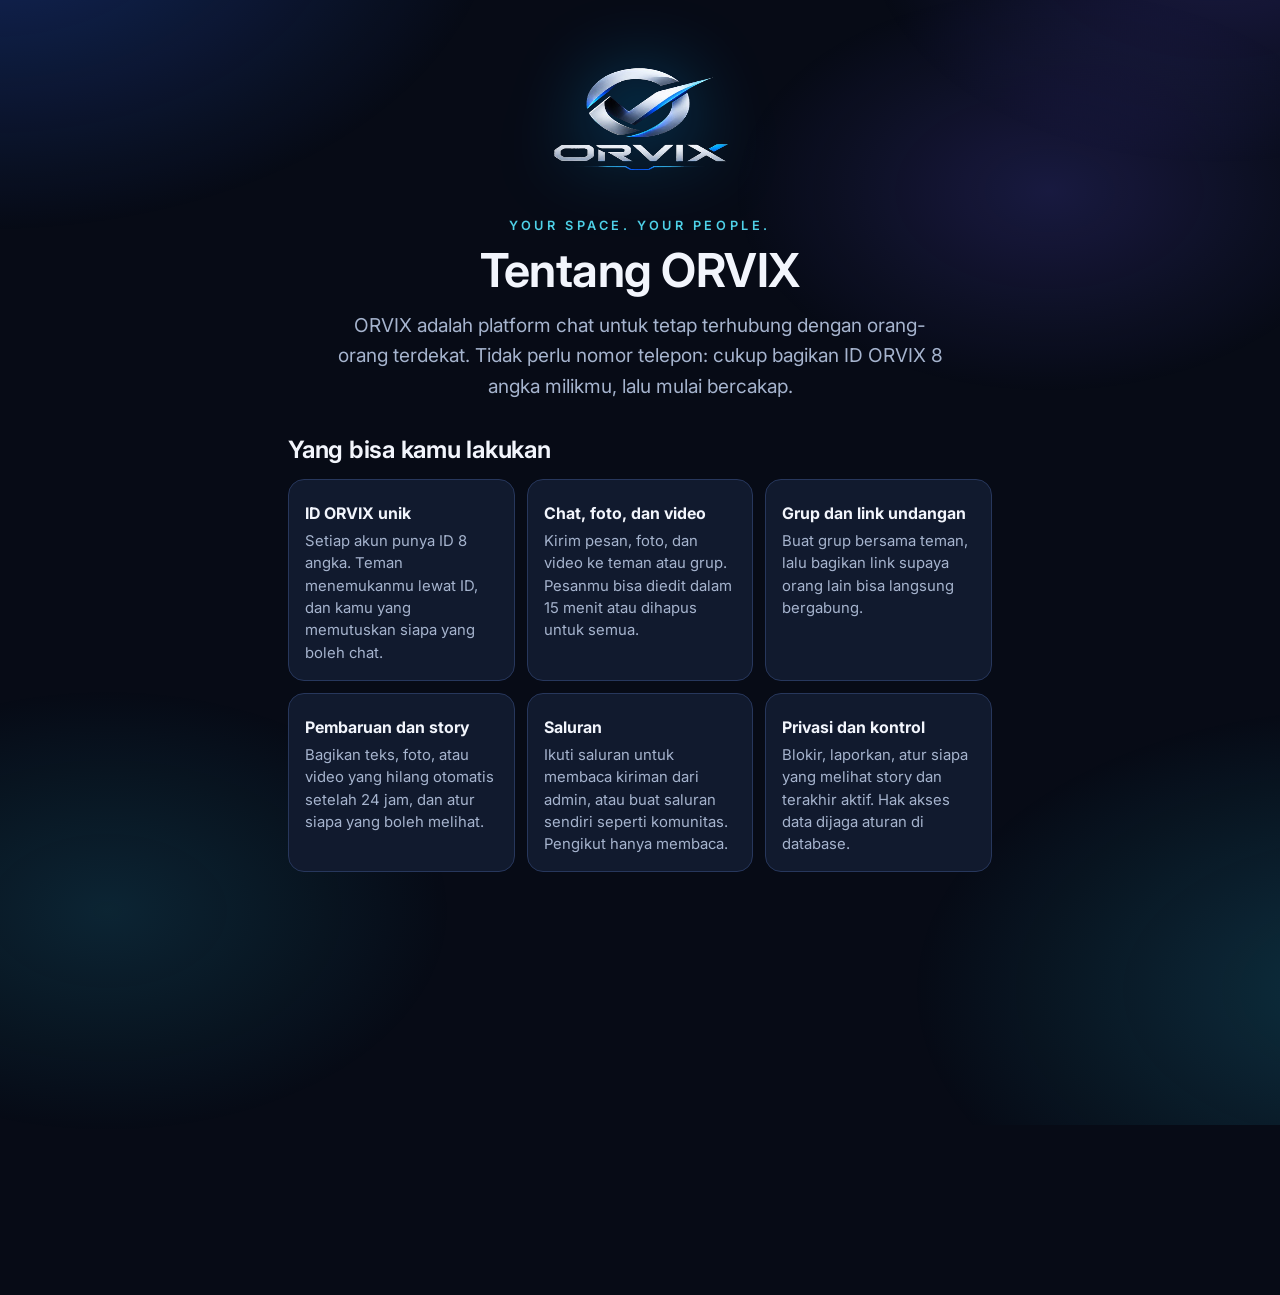
<file: about.html>
<!doctype html><html lang="id"><head><meta charset="utf-8"><script>try{var t=localStorage.getItem("orvix:theme");if(t==="brutal"||t==="glass")document.documentElement.dataset.theme=t}catch(e){}</script><meta name="viewport" content="width=device-width,initial-scale=1,viewport-fit=cover"><meta name="theme-color" content="#05070B"><link rel="icon" href="/assets/favicon.svg" type="image/svg+xml"><link rel="preconnect" href="https://fonts.googleapis.com"><link rel="preconnect" href="https://fonts.gstatic.com" crossorigin><link rel="stylesheet" href="https://fonts.googleapis.com/css2?family=Inter:wght@400;500;600;700&display=swap"><link rel="stylesheet" href="/css/style.css"><link rel="stylesheet" href="/css/identity.css"><link rel="stylesheet" href="https://fonts.googleapis.com/css2?family=Unbounded:wght@600;800&display=swap" media="print" onload="this.media='all'"><title>Tentang ORVIX</title><meta name="description" content="Kenali ORVIX: platform chat dengan ID unik, grup, story, dan saluran."><link rel="stylesheet" href="/css/responsive.css"><link rel="manifest" href="/manifest.webmanifest"><link rel="apple-touch-icon" href="/assets/apple-touch-icon.png"><meta name="mobile-web-app-capable" content="yes"><meta name="apple-mobile-web-app-capable" content="yes"><meta name="apple-mobile-web-app-title" content="ORVIX"><meta name="apple-mobile-web-app-status-bar-style" content="black-translucent"><script type="module" src="/js/pwa.js"></script></head>
<body><main class="abt">
<img class="hero-logo" src="/assets/logo.png" alt="ORVIX" width="180" height="180">
<p class="tag">YOUR SPACE. YOUR PEOPLE.</p>
<h1>Tentang ORVIX</h1>
<p class="lead">ORVIX adalah platform chat untuk tetap terhubung dengan orang-orang terdekat. Tidak perlu nomor telepon: cukup bagikan ID ORVIX 8 angka milikmu, lalu mulai bercakap.</p>
<h2>Yang bisa kamu lakukan</h2>
<div class="agrid">
<div class="acard"><b>ID ORVIX unik</b><p>Setiap akun punya ID 8 angka. Teman menemukanmu lewat ID, dan kamu yang memutuskan siapa yang boleh chat.</p></div>
<div class="acard"><b>Chat, foto, dan video</b><p>Kirim pesan, foto, dan video ke teman atau grup. Pesanmu bisa diedit dalam 15 menit atau dihapus untuk semua.</p></div>
<div class="acard"><b>Grup dan link undangan</b><p>Buat grup bersama teman, lalu bagikan link supaya orang lain bisa langsung bergabung.</p></div>
<div class="acard"><b>Pembaruan dan story</b><p>Bagikan teks, foto, atau video yang hilang otomatis setelah 24 jam, dan atur siapa yang boleh melihat.</p></div>
<div class="acard"><b>Saluran</b><p>Ikuti saluran untuk membaca kiriman dari admin, atau buat saluran sendiri seperti komunitas. Pengikut hanya membaca.</p></div>
<div class="acard"><b>Privasi dan kontrol</b><p>Blokir, laporkan, atur siapa yang melihat story dan terakhir aktif. Hak akses data dijaga aturan di database.</p></div>
</div>
<h2>Segera hadir</h2>
<div class="acard soonc"><b>Panggilan suara dan video</b><span class="pill">Segera hadir</span><p>Kami sedang menyiapkannya. Kamu akan melihatnya di tab Panggilan setelah aktif.</p></div>
<div class="col" style="margin-top:28px"><a class="btn primary block" href="/">MASUK / DAFTAR</a><a class="btn block" href="/privacy">Kebijakan privasi</a></div>
<p class="foot"><a href="/terms">Syarat</a> &nbsp;·&nbsp; <a href="/privacy">Privasi</a><br>© <span id="yr"></span> ORVIX</p>
</main><script>document.getElementById('yr').textContent=new Date().getFullYear()</script></body></html>
</file>
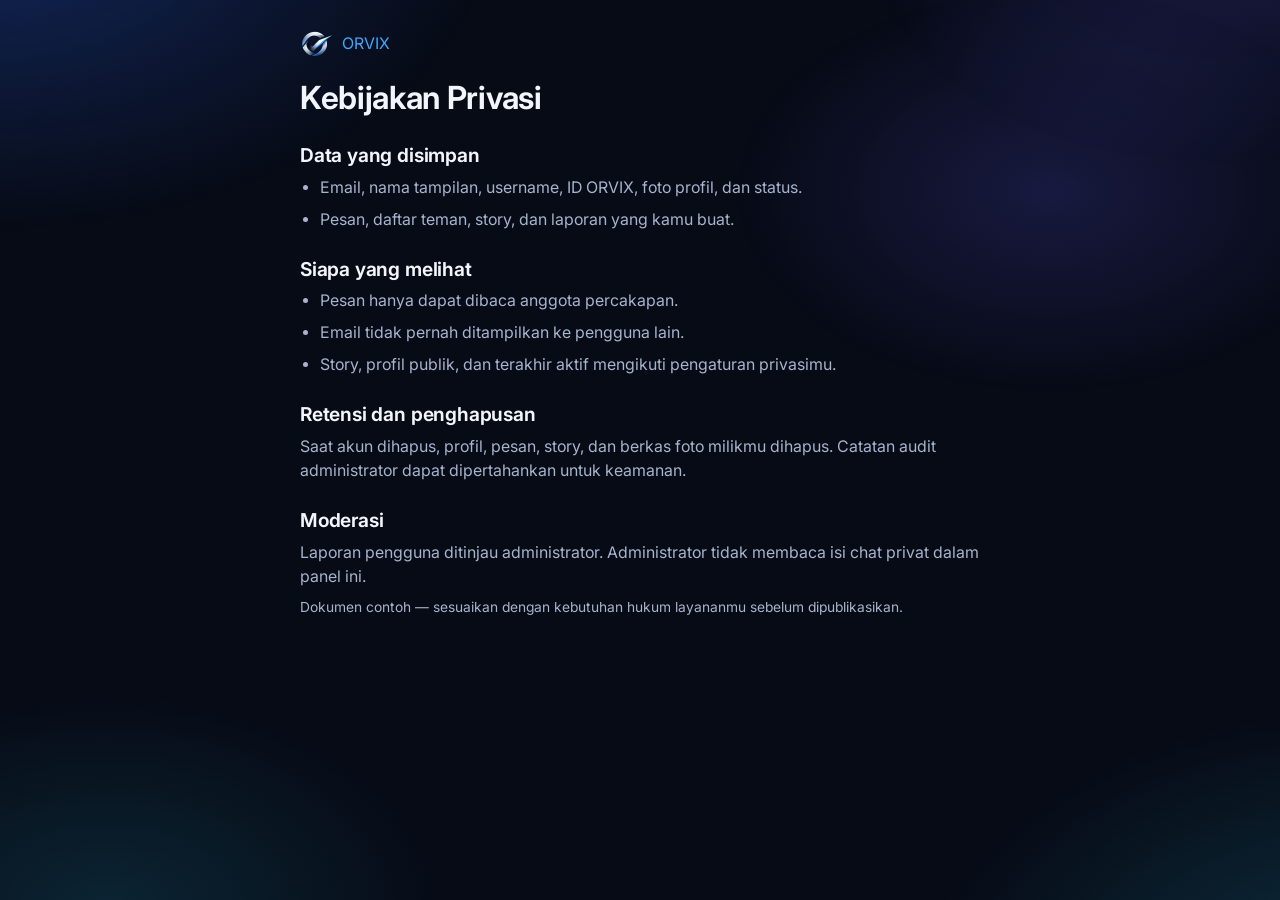
<file: privacy.html>
<!doctype html><html lang="id"><head><meta charset="utf-8"><script>try{var t=localStorage.getItem("orvix:theme");if(t==="brutal"||t==="glass")document.documentElement.dataset.theme=t}catch(e){}</script><meta name="viewport" content="width=device-width,initial-scale=1,viewport-fit=cover"><meta name="theme-color" content="#05070B"><link rel="icon" href="/assets/favicon.svg" type="image/svg+xml"><link rel="preconnect" href="https://fonts.googleapis.com"><link rel="preconnect" href="https://fonts.gstatic.com" crossorigin><link rel="stylesheet" href="https://fonts.googleapis.com/css2?family=Inter:wght@400;500;600;700&display=swap"><link rel="stylesheet" href="/css/style.css"><link rel="stylesheet" href="/css/identity.css"><link rel="stylesheet" href="https://fonts.googleapis.com/css2?family=Unbounded:wght@600;800&display=swap" media="print" onload="this.media='all'"><title>Kebijakan Privasi — ORVIX</title><link rel="stylesheet" href="/css/responsive.css"><link rel="manifest" href="/manifest.webmanifest"><link rel="apple-touch-icon" href="/assets/apple-touch-icon.png"><meta name="mobile-web-app-capable" content="yes"><meta name="apple-mobile-web-app-capable" content="yes"><meta name="apple-mobile-web-app-title" content="ORVIX"><meta name="apple-mobile-web-app-status-bar-style" content="black-translucent"><script type="module" src="/js/pwa.js"></script></head><body><main class="legal"><a href="index.html" class="row gap" style="margin-bottom:18px"><img src="/assets/mark.png" width="32" height="32" alt="ORVIX"> ORVIX</a><h1>Kebijakan Privasi</h1><h2>Data yang disimpan</h2><ul><li>Email, nama tampilan, username, ID ORVIX, foto profil, dan status.</li><li>Pesan, daftar teman, story, dan laporan yang kamu buat.</li></ul><h2>Siapa yang melihat</h2><ul><li>Pesan hanya dapat dibaca anggota percakapan.</li><li>Email tidak pernah ditampilkan ke pengguna lain.</li><li>Story, profil publik, dan terakhir aktif mengikuti pengaturan privasimu.</li></ul><h2>Retensi dan penghapusan</h2><p>Saat akun dihapus, profil, pesan, story, dan berkas foto milikmu dihapus. Catatan audit administrator dapat dipertahankan untuk keamanan.</p><h2>Moderasi</h2><p>Laporan pengguna ditinjau administrator. Administrator tidak membaca isi chat privat dalam panel ini.</p><p class="dim">Dokumen contoh — sesuaikan dengan kebutuhan hukum layananmu sebelum dipublikasikan.</p></main></body></html>
</file>
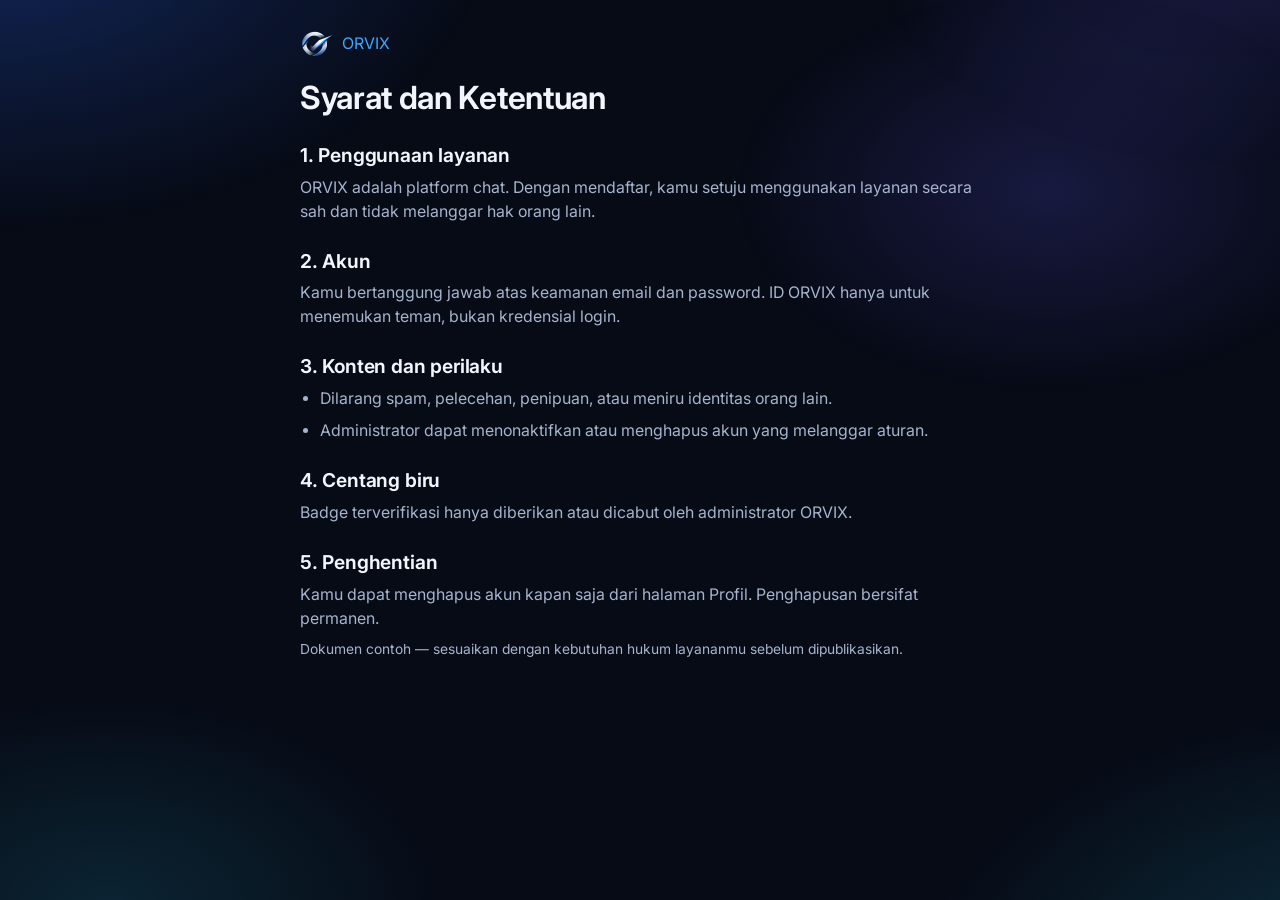
<file: terms.html>
<!doctype html><html lang="id"><head><meta charset="utf-8"><script>try{var t=localStorage.getItem("orvix:theme");if(t==="brutal"||t==="glass")document.documentElement.dataset.theme=t}catch(e){}</script><meta name="viewport" content="width=device-width,initial-scale=1,viewport-fit=cover"><meta name="theme-color" content="#05070B"><link rel="icon" href="/assets/favicon.svg" type="image/svg+xml"><link rel="preconnect" href="https://fonts.googleapis.com"><link rel="preconnect" href="https://fonts.gstatic.com" crossorigin><link rel="stylesheet" href="https://fonts.googleapis.com/css2?family=Inter:wght@400;500;600;700&display=swap"><link rel="stylesheet" href="/css/style.css"><link rel="stylesheet" href="/css/identity.css"><link rel="stylesheet" href="https://fonts.googleapis.com/css2?family=Unbounded:wght@600;800&display=swap" media="print" onload="this.media='all'"><title>Syarat dan Ketentuan — ORVIX</title><link rel="stylesheet" href="/css/responsive.css"><link rel="manifest" href="/manifest.webmanifest"><link rel="apple-touch-icon" href="/assets/apple-touch-icon.png"><meta name="mobile-web-app-capable" content="yes"><meta name="apple-mobile-web-app-capable" content="yes"><meta name="apple-mobile-web-app-title" content="ORVIX"><meta name="apple-mobile-web-app-status-bar-style" content="black-translucent"><script type="module" src="/js/pwa.js"></script></head><body><main class="legal"><a href="index.html" class="row gap" style="margin-bottom:18px"><img src="/assets/mark.png" width="32" height="32" alt="ORVIX"> ORVIX</a><h1>Syarat dan Ketentuan</h1><h2>1. Penggunaan layanan</h2><p>ORVIX adalah platform chat. Dengan mendaftar, kamu setuju menggunakan layanan secara sah dan tidak melanggar hak orang lain.</p><h2>2. Akun</h2><p>Kamu bertanggung jawab atas keamanan email dan password. ID ORVIX hanya untuk menemukan teman, bukan kredensial login.</p><h2>3. Konten dan perilaku</h2><ul><li>Dilarang spam, pelecehan, penipuan, atau meniru identitas orang lain.</li><li>Administrator dapat menonaktifkan atau menghapus akun yang melanggar aturan.</li></ul><h2>4. Centang biru</h2><p>Badge terverifikasi hanya diberikan atau dicabut oleh administrator ORVIX.</p><h2>5. Penghentian</h2><p>Kamu dapat menghapus akun kapan saja dari halaman Profil. Penghapusan bersifat permanen.</p><p class="dim">Dokumen contoh — sesuaikan dengan kebutuhan hukum layananmu sebelum dipublikasikan.</p></main></body></html>
</file>
<file: css/style.css>
:root{--bg:#05070B;--bg2:#090D14;--s1:#10151F;--s2:#151C29;--s3:#1B2433;--bd:#283548;--bda:#3D75FF;--tx:#F4F7FC;--tx2:#9AA8BC;--tx3:#68778D;--blue:#1769FF;--neon:#00A8FF;--cyan:#32D9FF;--silver:#D7E0ED;--white:#F8FAFF;--danger:#FF4D64;--ok:#35D49A;--grad:linear-gradient(115deg,#1769FF 0%,#00A8FF 55%,#32D9FF 100%);--r:14px;--sb:env(safe-area-inset-bottom,0px);--st:env(safe-area-inset-top,0px);color-scheme:dark}
*{box-sizing:border-box;margin:0;-webkit-tap-highlight-color:transparent}
html,body{height:100%}
body{background:var(--bg);color:var(--tx);font:.9375rem/1.5 Inter,system-ui,-apple-system,"Segoe UI",Roboto,sans-serif;overflow-x:hidden}
body.noscroll{overflow:hidden}
a{color:var(--neon);text-decoration:none}
button,input,select,textarea{font:inherit;color:inherit}
button{cursor:pointer;background:none;border:0}
:focus-visible{outline:2px solid var(--cyan);outline-offset:2px;border-radius:8px}
h1,h2,h3{font-weight:650;letter-spacing:-.01em;line-height:1.25}
.muted{color:var(--tx2)}.dim{color:var(--tx3);font-size:0.8125rem}.sm{font-size:0.8125rem}
.ic{flex:none;display:block}
.row{display:flex;align-items:center}.row.end{justify-content:flex-end}.gap{gap:10px}.between{justify-content:space-between}.grow{flex:1;min-width:0}
.col{display:flex;flex-direction:column;gap:12px}
.hide{display:none!important}
.ell{overflow:hidden;text-overflow:ellipsis;white-space:nowrap}
.nm{display:inline-flex;align-items:center;gap:5px;max-width:100%;vertical-align:middle}
.vbadge{flex:none;filter:drop-shadow(0 0 4px rgba(0,168,255,.45))}
.av{position:relative;flex:none;display:inline-grid;place-items:center;border-radius:50%;background:linear-gradient(145deg,var(--s3),var(--s1));border:1px solid var(--bd);color:var(--silver);font-weight:600;overflow:hidden}
.av img{position:absolute;inset:0;width:100%;height:100%;object-fit:cover}
/* tombol & form */
.btn{display:inline-flex;align-items:center;justify-content:center;gap:8px;min-height:44px;padding:0 20px;border-radius:12px;font-weight:600;border:1px solid var(--bd);background:var(--s2);transition:border-color .15s,transform .1s,box-shadow .15s}
.btn:hover{border-color:var(--bda)}.btn:active{transform:scale(.98)}
.btn.primary{background:var(--grad);border:0;color:#fff;box-shadow:0 6px 24px -6px rgba(0,168,255,.55);text-shadow:0 1px 2px rgba(0,0,0,.25)}
.btn.ghost{background:transparent}.btn.danger{background:rgba(255,77,100,.12);border-color:rgba(255,77,100,.5);color:var(--danger)}
.btn.sm{min-height:34px;padding:0 12px;font-size:0.8125rem;border-radius:10px}.btn.block{width:100%}
.btn:disabled{opacity:.55;cursor:not-allowed}
.ibtn{display:inline-grid;place-items:center;width:40px;height:40px;border-radius:12px;color:var(--silver);position:relative}
.ibtn:hover{background:var(--s2)}
.badge-n{position:absolute;top:2px;right:2px;min-width:18px;height:18px;padding:0 5px;border-radius:9px;background:var(--grad);color:#fff;font-size:max(0.6875rem,11px);font-weight:700;display:grid;place-items:center}
.spin{width:16px;height:16px;border-radius:50%;border:2px solid rgba(255,255,255,.35);border-top-color:#fff;animation:sp .7s linear infinite}
@keyframes sp{to{transform:rotate(360deg)}}
.field{display:flex;flex-direction:column;gap:6px;margin-bottom:14px}
.field label{font-size:0.8125rem;color:var(--tx2);font-weight:500}
.inp{width:100%;min-height:46px;padding:10px 14px;background:var(--s1);border:1px solid var(--bd);border-radius:12px;outline:none;transition:border-color .15s}
.inp:focus{border-color:var(--bda);box-shadow:0 0 0 3px rgba(61,117,255,.2)}
textarea.inp{resize:vertical;min-height:80px}
.pw{position:relative}.pw .inp{padding-right:48px}.pw button{position:absolute;right:4px;top:3px;color:var(--tx2)}
.hint{font-size:0.75rem;color:var(--tx3)}.err{color:var(--danger);font-size:0.8125rem;min-height:18px}.ok{color:var(--ok)}
.alert{padding:12px 14px;border-radius:12px;border:1px solid var(--bd);background:var(--s1);font-size:0.875rem;color:var(--tx2)}
.alert.warn{border-color:rgba(255,77,100,.4);background:rgba(255,77,100,.08);color:#ffb3be}
.alert.info{border-color:rgba(0,168,255,.4);background:rgba(0,168,255,.08);color:var(--silver)}
.card{background:var(--s1);border:1px solid var(--bd);border-radius:var(--r);padding:16px}
.switch{position:relative;width:46px;height:26px;border-radius:13px;background:var(--s3);border:1px solid var(--bd);flex:none;transition:.2s}
.switch::after{content:"";position:absolute;top:3px;left:3px;width:18px;height:18px;border-radius:50%;background:var(--silver);transition:.2s}
.switch[aria-checked=true]{background:var(--blue);border-color:var(--neon)}.switch[aria-checked=true]::after{left:23px;background:#fff}
/* toast & modal */
#toasts{position:fixed;left:50%;transform:translateX(-50%);bottom:calc(84px + var(--sb));z-index:200;display:flex;flex-direction:column;gap:8px;width:min(92vw,420px);pointer-events:none}
.toast{padding:12px 16px;border-radius:12px;background:var(--s3);border:1px solid var(--bd);box-shadow:0 10px 30px rgba(0,0,0,.5);animation:up .25s;font-size:0.875rem}
.toast.success{border-color:var(--ok)}.toast.error{border-color:var(--danger)}.toast.out{opacity:0;transition:.25s}
@keyframes up{from{transform:translateY(10px);opacity:0}}
.modal-back{position:fixed;inset:0;z-index:100;background:rgba(2,4,8,.72);backdrop-filter:blur(4px);display:grid;place-items:center;padding:16px}
.modal-back.sheet{align-items:end}
.modal{width:min(100%,440px);max-height:88dvh;display:flex;flex-direction:column;background:var(--s3);border:1px solid var(--bd);border-radius:18px;box-shadow:0 30px 80px rgba(0,0,0,.6);animation:up .2s}
.modal.wide{width:min(100%,640px)}
.modal-h{display:flex;align-items:center;justify-content:space-between;padding:14px 12px 6px 20px}.modal-h h2{font-size:1.125rem}
.modal-b{padding:10px 20px 20px;overflow:auto}
/* layout aplikasi */
.app{display:flex;min-height:100dvh}
.side{display:none}
.bottom{position:fixed;left:0;right:0;bottom:0;z-index:50;display:flex;background:rgba(9,13,20,.94);backdrop-filter:blur(14px);border-top:1px solid var(--bd);padding-bottom:var(--sb)}
.bottom a,.side a{flex:1;display:flex;flex-direction:column;align-items:center;gap:3px;padding:9px 0 8px;color:var(--tx3);font-size:max(0.6875rem,11px);font-weight:500;position:relative}
.bottom a.on,.side a.on{color:var(--neon)}
.bottom a.on::before{content:"";position:absolute;top:-1px;left:25%;right:25%;height:2px;background:var(--grad);box-shadow:0 0 10px var(--neon)}
.main{flex:1;min-width:0;height:100dvh;overflow-y:auto;padding-bottom:calc(66px + var(--sb))}
.page{max-width:720px;margin:0 auto;padding:calc(18px + var(--st)) 16px 28px}
.page>h1{font-size:1.5rem;margin-bottom:16px}
@media(min-width:900px){
 .side{display:flex;flex-direction:column;align-items:center;gap:22px;width:88px;padding:18px 0;background:var(--bg2);border-right:1px solid var(--bd);position:sticky;top:0;height:100dvh}
 .side nav{display:flex;flex-direction:column;gap:6px;width:100%}
 .side a{flex:none;padding:10px 0;margin:0 8px;border-radius:12px}.side a:hover{background:var(--s2)}
 .side a.on{background:var(--s2);box-shadow:inset 3px 0 0 var(--neon)}
 .side a.adm{margin-top:12px;color:var(--cyan)}
 .bottom{display:none}.main{padding-bottom:0}#toasts{bottom:24px}
}
/* chat */
.chat-layout{display:grid;grid-template-columns:1fr;height:100%}
.conv-pane{display:flex;flex-direction:column;min-height:0;height:100%;border-right:1px solid var(--bd);background:var(--bg)}
.thread-pane{display:none;flex-direction:column;min-height:0;height:100%;background:var(--bg2)}
.chat-layout.open .conv-pane{display:none}.chat-layout.open .thread-pane{display:flex}
body.in-conv .bottom{display:none}body.in-conv .main{padding-bottom:0}
@media(min-width:900px){.chat-layout{grid-template-columns:370px 1fr}.chat-layout.open .conv-pane,.thread-pane{display:flex}.thread-pane .back{display:none}}
.pane-head{display:flex;align-items:center;gap:8px;padding:calc(12px + var(--st)) 12px 8px 16px}.pane-head h1{font-size:1.375rem;flex:1}
.pane-head img{width:30px;height:30px}
.searchbar{position:relative;margin:4px 14px 10px}.searchbar .ic{position:absolute;left:13px;top:13px;color:var(--tx3)}.searchbar .inp{padding-left:42px;border-radius:24px}
.tabs{display:flex;gap:8px;padding:0 14px 10px;overflow-x:auto}
.tab{padding:7px 16px;border-radius:20px;border:1px solid var(--bd);color:var(--tx2);font-size:0.875rem;white-space:nowrap}
.tab[aria-selected=true]{background:var(--s3);border-color:var(--bda);color:var(--white)}
.list{flex:1;overflow-y:auto;padding:0 8px 90px}
.item{display:flex;align-items:center;gap:12px;width:100%;padding:10px;border-radius:14px;text-align:left}
.item:hover,.item.on{background:var(--s2)}
.item .t{display:flex;justify-content:space-between;gap:8px;font-weight:600}.item .p{color:var(--tx2);font-size:0.875rem}
.item .when{font-size:0.75rem;color:var(--tx3);font-weight:400;flex:none}
.unread{min-width:20px;height:20px;padding:0 6px;border-radius:10px;background:var(--grad);font-size:0.75rem;font-weight:700;display:grid;place-items:center;color:#fff}
.empty{text-align:center;padding:48px 24px;color:var(--tx2)}.empty .ic{margin:0 auto 12px;color:var(--tx3)}.empty h3{color:var(--tx);margin-bottom:6px}
.fab{position:absolute;right:18px;bottom:18px;width:54px;height:54px;border-radius:18px;background:var(--grad);color:#fff;display:grid;place-items:center;box-shadow:0 8px 28px -4px rgba(0,168,255,.6)}
.conv-pane{position:relative}
body:not(.in-conv) .fab{bottom:calc(82px + var(--sb))}
@media(min-width:900px){.fab{bottom:20px!important}}
.thead{display:flex;align-items:center;gap:10px;padding:calc(10px + var(--st)) 10px 10px 6px;border-bottom:1px solid var(--bd);background:var(--s1)}
.thead .sub{font-size:0.75rem;color:var(--tx3)}
.msgs{flex:1;overflow-y:auto;padding:14px 14px 8px;display:flex;flex-direction:column;gap:4px}
.day{align-self:center;margin:10px 0 6px;padding:3px 12px;border-radius:12px;background:var(--s2);color:var(--tx3);font-size:0.75rem}
.msg{max-width:min(78%,520px);padding:8px 12px 6px;border-radius:16px;background:var(--s3);border:1px solid var(--bd);word-wrap:break-word;overflow-wrap:anywhere;white-space:pre-wrap;text-align:left}
.msg.in{align-self:flex-start;border-bottom-left-radius:5px}
.msg.out{align-self:flex-end;border-bottom-right-radius:5px;background:linear-gradient(135deg,#123a8f,#0b5d9e);border-color:#1f5fc9}
.msg .who{font-size:0.75rem;font-weight:600;color:var(--cyan);margin-bottom:2px}
.msg .meta{display:block;text-align:right;font-size:max(0.6875rem,11px);color:rgba(244,247,252,.55);margin-top:2px;white-space:normal}
.msg.gone{font-style:italic;color:var(--tx3);background:transparent}
.msg.failed{border-color:var(--danger)}.msg.sending{opacity:.65}
.composer{display:flex;align-items:flex-end;gap:8px;padding:10px 12px calc(10px + var(--sb));border-top:1px solid var(--bd);background:var(--s1)}
.composer textarea{flex:1;max-height:140px;min-height:44px;resize:none;border-radius:22px;padding:10px 16px}
.send{width:46px;height:46px;border-radius:50%;background:var(--grad);color:#fff;display:grid;place-items:center;flex:none}
.send:disabled{opacity:.4}
.older{align-self:center;margin-bottom:6px}
/* profil */
/* (cover/banner: lihat bagian "Banner profil" di akhir berkas) */
.pcard{border:1px solid var(--bd);border-radius:var(--r);background:var(--s1);text-align:center;padding-bottom:18px;margin-bottom:22px}
.pid{font-variant-numeric:tabular-nums;letter-spacing:.06em;color:var(--silver);display:inline-flex;gap:8px;align-items:center}
.sec{font-size:0.75rem;font-weight:600;color:var(--tx3);letter-spacing:.06em;text-transform:uppercase;margin:22px 4px 8px}
.setrow{display:flex;align-items:center;gap:14px;width:100%;padding:14px 16px;border:1px solid var(--bd);border-radius:var(--r);background:var(--s1);margin-bottom:8px;text-align:left}
.setrow:hover{border-color:var(--bda)}.setrow .ic:first-child{color:var(--neon)}.setrow.danger{border-color:rgba(255,77,100,.4);background:rgba(255,77,100,.06)}.setrow.danger .ic:first-child{color:var(--danger)}
.setrow b{display:block;font-weight:600}.setrow small{color:var(--tx2);font-size:0.8125rem}
/* story */
.stories{display:flex;gap:14px;overflow-x:auto;padding:4px 2px 12px}
.sbtn{display:flex;flex-direction:column;align-items:center;gap:6px;width:72px;flex:none;font-size:0.75rem;color:var(--tx2)}
.ring{padding:3px;border-radius:50%;background:var(--grad)}.ring.seen{background:var(--bd)}.ring.none{background:transparent;border:1px dashed var(--bd)}
.ring .av{border:2px solid var(--bg)}
.viewer{position:fixed;inset:0;z-index:150;background:#000;display:flex;flex-direction:column;align-items:center}
.viewer .stage{flex:1;width:min(100%,480px);position:relative;display:grid;place-items:center;text-align:center;padding:60px 28px;font-size:1.5rem;font-weight:600;line-height:1.35;overflow:hidden}
.viewer .stage img{position:absolute;inset:0;width:100%;height:100%;object-fit:contain}
.viewer .cap{position:relative;text-shadow:0 2px 12px #000;white-space:pre-wrap;overflow-wrap:anywhere}
.bars{position:absolute;top:calc(10px + var(--st));left:12px;right:12px;display:flex;gap:4px;z-index:2}
.bars i{flex:1;height:3px;border-radius:2px;background:rgba(255,255,255,.3);overflow:hidden}.bars i b{display:block;height:100%;width:0;background:#fff}
.vtop{position:absolute;top:calc(24px + var(--st));left:12px;right:12px;z-index:3;display:flex;align-items:center;gap:10px;text-shadow:0 1px 6px #000}
.vtap{position:absolute;top:70px;bottom:70px;width:35%;z-index:2}.vtap.l{left:0}.vtap.r{right:0}
.vfoot{position:absolute;bottom:calc(14px + var(--sb));left:0;right:0;z-index:3;display:flex;justify-content:center;gap:10px}
.sbg0{background:linear-gradient(135deg,#0a2a6b,#1769FF)}.sbg1{background:linear-gradient(135deg,#05070B,#1B2433)}.sbg2{background:linear-gradient(135deg,#006b9e,#32D9FF)}.sbg3{background:linear-gradient(135deg,#1B2433,#3D75FF)}.sbg4{background:linear-gradient(135deg,#0b3d3a,#35D49A)}.sbg5{background:linear-gradient(135deg,#4a1220,#FF4D64)}
.swatches{display:flex;gap:8px;margin-bottom:14px}.swatches button{width:34px;height:34px;border-radius:50%;border:2px solid transparent}.swatches button[aria-pressed=true]{border-color:#fff}
/* landing */
.land{min-height:100dvh;display:flex;flex-direction:column;align-items:center;padding:calc(32px + var(--st)) 20px 24px;position:relative;overflow:hidden;background:radial-gradient(ellipse at 50% 18%,rgba(23,105,255,.22),transparent 55%),var(--bg)}
.land::before{content:"";position:absolute;inset:0;background-image:linear-gradient(rgba(61,117,255,.09) 1px,transparent 1px),linear-gradient(90deg,rgba(61,117,255,.09) 1px,transparent 1px);background-size:44px 44px;-webkit-mask-image:radial-gradient(ellipse at 50% 30%,#000 10%,transparent 70%);mask-image:radial-gradient(ellipse at 50% 30%,#000 10%,transparent 70%)}
.land>*{position:relative;max-width:560px;width:100%}
.hero-logo{width:min(64vw,260px);margin:0 auto;display:block;filter:drop-shadow(0 0 36px rgba(0,168,255,.45));animation:fl 6s ease-in-out infinite}
@keyframes fl{50%{transform:translateY(-6px)}}
.tag{text-align:center;font-size:0.75rem;letter-spacing:.28em;color:var(--cyan);font-weight:600;margin-top:4px}
.land h1{text-align:center;font-size:clamp(26px,6vw,34px);margin:10px 0 10px}
.land .lead{text-align:center;color:var(--tx2);margin-bottom:24px}
.feats{display:grid;grid-template-columns:1fr 1fr;gap:10px;margin:26px 0}
.feat{display:flex;gap:10px;align-items:center;padding:14px;border:1px solid var(--bd);border-radius:var(--r);background:rgba(16,21,31,.8);font-size:0.875rem}.feat .ic{color:var(--neon)}
.foot{margin-top:auto;padding-top:20px;text-align:center;font-size:0.8125rem;color:var(--tx3)}.foot a{color:var(--tx2);text-decoration:underline}
@media(prefers-reduced-motion:reduce){*,*::before,*::after{animation:none!important;transition:none!important}}
/* admin */
.adm-wrap{display:flex;min-height:100dvh;flex-direction:column}
.adm-side{background:var(--bg2);border-bottom:1px solid var(--bd);display:flex;align-items:center;gap:6px;overflow-x:auto;padding:calc(8px + var(--st)) 10px 8px}
.adm-side .brand{display:flex;align-items:center;gap:8px;font-weight:700;margin-right:8px;flex:none}.adm-side .brand img{width:30px}
.adm-side button,.adm-side a.back{display:flex;align-items:center;gap:8px;padding:9px 14px;border-radius:10px;color:var(--tx2);white-space:nowrap;font-weight:500}
.adm-side button[aria-current=true]{background:var(--s3);color:var(--white);box-shadow:inset 0 -2px 0 var(--neon)}
.adm-main{flex:1;padding:18px 16px 40px;max-width:1100px;width:100%;margin:0 auto}
.stats{display:grid;grid-template-columns:repeat(auto-fit,minmax(150px,1fr));gap:12px;margin-bottom:20px}
.stat{padding:16px;border:1px solid var(--bd);border-radius:var(--r);background:var(--s1)}.stat b{display:block;font-size:1.75rem;font-variant-numeric:tabular-nums}.stat span{color:var(--tx2);font-size:0.8125rem}
.tbl{display:flex;flex-direction:column;border:1px solid var(--bd);border-radius:var(--r);overflow:hidden}
.tr{display:flex;align-items:center;gap:12px;padding:12px 14px;border-bottom:1px solid var(--bd);background:var(--s1);flex-wrap:wrap}.tr:last-child{border:0}
.pill{display:inline-block;padding:2px 10px;border-radius:10px;font-size:0.75rem;border:1px solid var(--bd);color:var(--tx2)}.pill.bad{color:var(--danger);border-color:rgba(255,77,100,.5)}.pill.good{color:var(--ok);border-color:rgba(53,212,154,.5)}
@media(min-width:900px){.adm-wrap{flex-direction:row}.adm-side{flex-direction:column;align-items:stretch;width:230px;border-bottom:0;border-right:1px solid var(--bd);padding:20px 12px;position:sticky;top:0;height:100dvh;overflow:visible}.adm-side .brand{margin-bottom:14px}}
.legal{max-width:720px;margin:0 auto;padding:calc(28px + var(--st)) 20px 60px}.legal h2{margin:26px 0 8px;font-size:1.125rem}.legal p,.legal li{color:var(--tx2);margin-bottom:8px}.legal ul{padding-left:20px}

/* ===== v2: tampilan modern, transisi halaman, skeleton ===== */
@view-transition{navigation:auto}
::view-transition-old(root){animation:vt-out .14s ease both}::view-transition-new(root){animation:vt-in .22s ease both}
@keyframes vt-out{to{opacity:0}}@keyframes vt-in{from{opacity:0;transform:translateY(6px)}}
.bottom{view-transition-name:bnav;background:rgba(9,13,20,.82);backdrop-filter:blur(18px) saturate(1.4)}.side{view-transition-name:snav}
.bottom a.on .ic,.side a.on .ic{filter:drop-shadow(0 0 6px rgba(0,168,255,.7))}
.skel-list{display:grid;gap:12px}.skel-list i{height:76px;border-radius:16px;background:linear-gradient(100deg,var(--s1) 30%,var(--s2) 50%,var(--s1) 70%) 0 0/200% 100%;animation:shim 1.2s linear infinite}
@keyframes shim{to{background-position:-200% 0}}
.modal-back.sheet{padding:0}.modal-back.sheet .modal{width:min(100%,520px);border-bottom-left-radius:0;border-bottom-right-radius:0;padding-bottom:var(--sb);animation:sheet .26s cubic-bezier(.2,.9,.3,1)}
@keyframes sheet{from{transform:translateY(40px);opacity:0}}
.viewer~.modal-back{z-index:200}
/* pembaruan */
.shead{display:flex;align-items:flex-end;justify-content:space-between;gap:12px;margin-bottom:12px}.shead h2{font-size:1.25rem}
.live{display:inline-flex;align-items:center;gap:7px;padding:5px 11px;border-radius:20px;background:var(--s1);border:1px solid var(--bd);font-size:0.75rem;font-weight:600;color:var(--tx3)}
.live i{width:8px;height:8px;border-radius:50%;background:var(--tx3)}
.live.on{color:var(--ok);border-color:rgba(53,212,154,.35);background:rgba(53,212,154,.08)}.live.on i{background:var(--ok);animation:pulse 1.8s infinite}
@keyframes pulse{0%{box-shadow:0 0 0 0 rgba(53,212,154,.6)}70%,100%{box-shadow:0 0 0 7px rgba(53,212,154,0)}}
.srail{display:flex;gap:12px;overflow-x:auto;padding:4px 2px 16px;scroll-snap-type:x proximity;scrollbar-width:none}.srail::-webkit-scrollbar{display:none}
.scard{position:relative;flex:none;width:118px;height:190px;border-radius:20px;overflow:hidden;scroll-snap-align:start;background-color:var(--s2);border:1px solid var(--bd);text-align:left;color:#fff;isolation:isolate;transition:transform .18s,box-shadow .18s,border-color .18s,opacity .18s}
.scard:hover{transform:translateY(-3px);box-shadow:0 14px 34px -14px rgba(0,168,255,.55);border-color:var(--bda)}.scard:active{transform:scale(.97)}
.scard>img{position:absolute;inset:0;width:100%;height:100%;object-fit:cover;z-index:-2}
.scard .sk{position:absolute;inset:0;z-index:-2;background:linear-gradient(100deg,var(--s2) 30%,var(--s3) 50%,var(--s2) 70%) 0 0/200% 100%;animation:shim 1.2s linear infinite}
.sc-shade{position:absolute;inset:0;z-index:-1;background:linear-gradient(180deg,rgba(0,0,0,.35),transparent 38%,rgba(0,0,0,.72))}
.sc-txt{position:absolute;inset:50px 12px 56px;display:grid;place-items:center;text-align:center;font-weight:650;font-size:0.875rem;line-height:1.3;overflow:hidden;z-index:-1;text-shadow:0 2px 8px rgba(0,0,0,.4);overflow-wrap:anywhere}
.sc-av{position:absolute;top:10px;left:10px}.sc-av.ring{padding:2px}
.sc-n{position:absolute;top:12px;right:10px;min-width:22px;height:22px;padding:0 6px;border-radius:11px;background:rgba(0,0,0,.45);backdrop-filter:blur(6px);font-size:0.75rem;font-weight:700;display:grid;place-items:center}
.sc-plus{position:absolute;right:8px;bottom:8px;width:30px;height:30px;border-radius:50%;display:grid;place-items:center;background:var(--grad);border:2px solid rgba(0,0,0,.35)}
.sc-meta{position:absolute;left:10px;right:44px;bottom:10px;display:flex;flex-direction:column}.sc-meta b{font-size:0.8125rem}.sc-meta small{font-size:max(0.6875rem,11px);opacity:.8}
.scard.seen{opacity:.8}.scard.seen:hover{opacity:1}
.scard.add{display:flex;flex-direction:column;align-items:center;justify-content:center;gap:8px;text-align:center;border-style:dashed;background:radial-gradient(circle at 50% 30%,rgba(23,105,255,.3),transparent 70%),var(--s1);color:var(--tx)}
.add-ic{width:54px;height:54px;border-radius:50%;display:grid;place-items:center;color:#fff;background:var(--grad);box-shadow:0 8px 24px -6px rgba(0,168,255,.7)}
.scard.add b{font-size:0.8125rem}.scard.add small{color:var(--tx2);font-size:max(0.6875rem,11px)}
.sempty{display:flex;flex-direction:column;align-items:center;gap:8px;text-align:center;padding:30px 20px;margin-top:4px;border-radius:20px;border:1px solid var(--bd);background:radial-gradient(ellipse at 50% 0,rgba(23,105,255,.16),transparent 70%),var(--s1);color:var(--tx2)}
.sempty .ic{color:var(--neon)}.sempty h3{color:var(--tx)}
.ssec{font-size:1rem;margin:26px 2px 10px}.soon{display:flex;gap:14px;align-items:flex-start;border-radius:18px}.soon .ic{color:var(--neon);margin-top:2px}
.sfab{position:fixed;right:18px;bottom:calc(84px + var(--sb));width:56px;height:56px;border-radius:18px;background:var(--grad);color:#fff;display:grid;place-items:center;box-shadow:0 14px 34px -8px rgba(0,168,255,.7);z-index:40;transition:transform .15s}
.sfab:active{transform:scale(.92)}body.noscroll .sfab{display:none}@media(min-width:900px){.sfab{bottom:24px;right:28px}}
/* penampil story */
.viewer{animation:vin .2s ease}@keyframes vin{from{opacity:0;transform:scale(.97)}}
.viewer .stage{touch-action:none;user-select:none;-webkit-user-select:none;transition:transform .2s,opacity .2s}
@media(min-width:600px){.viewer .stage{flex:none;height:min(calc(100dvh - 32px),860px);margin:auto;border-radius:22px}}
.vblur{position:absolute;inset:-30px;background-size:cover;background-position:center;filter:blur(36px) brightness(.55);z-index:0}
.viewer .stage img{z-index:1}.vshade{position:absolute;inset:0;pointer-events:none;z-index:1;background:linear-gradient(180deg,rgba(0,0,0,.5),transparent 22%,transparent 70%,rgba(0,0,0,.55))}
.stage[class*=sbg]::after{content:"";position:absolute;inset:0;pointer-events:none;background:radial-gradient(circle at 18% 12%,rgba(255,255,255,.2),transparent 45%)}
.viewer .cap{z-index:2}.viewer .cap.on-img{position:absolute;left:16px;right:16px;bottom:calc(84px + var(--sb));font-size:1.062rem;font-weight:500;text-align:left;background:rgba(0,0,0,.5);backdrop-filter:blur(10px);padding:10px 14px;border-radius:14px}
.bars{z-index:3}.bars i b.run{animation:fill 5s linear forwards}.bars i b.full{width:100%}.viewer.paused .bars b.run{animation-play-state:paused}
@keyframes fill{to{width:100%}}.vtop,.vfoot{z-index:4}.vtap{z-index:3}
.btn.glass{background:rgba(0,0,0,.45);backdrop-filter:blur(10px);border-color:rgba(255,255,255,.18);color:#fff}.btn.glass.danger{color:#ff8191}
.spin.big{width:34px;height:34px;border-width:3px;z-index:2}
.vrow{display:flex;align-items:center;gap:12px;padding:8px 2px}
/* komposer story */
.modal.scmp{background:linear-gradient(180deg,var(--s3),var(--s2));border-top-left-radius:26px;border-top-right-radius:26px}
.seg{position:relative;display:grid;grid-template-columns:1fr 1fr;background:var(--s1);border:1px solid var(--bd);border-radius:14px;padding:4px;margin-bottom:14px}
.seg button{position:relative;z-index:1;min-height:40px;border-radius:10px;font-weight:600;color:var(--tx2);transition:color .2s}.seg button[aria-selected=true]{color:#fff}
.seg-ind{position:absolute;top:4px;bottom:4px;left:4px;width:calc(50% - 4px);border-radius:10px;background:var(--grad);box-shadow:0 6px 18px -6px rgba(0,168,255,.7);transition:transform .25s cubic-bezier(.3,.8,.3,1)}.seg[data-mode=image] .seg-ind{transform:translateX(100%)}
.cmp-prev{position:relative;height:210px;border-radius:20px;overflow:hidden;display:grid;place-items:center;text-align:center;padding:18px;margin-bottom:12px;border:1px solid rgba(255,255,255,.08);transition:background .25s}
.cmp-prev .pv-text{position:relative;z-index:1;font-weight:650;line-height:1.3;overflow-wrap:anywhere;white-space:pre-wrap;max-height:100%;overflow:hidden;text-shadow:0 2px 12px rgba(0,0,0,.35)}
.pv-text.ph{opacity:.55}.pv-text.cap-on{position:absolute;left:12px;right:12px;bottom:12px;font-size:0.875rem!important;font-weight:500;background:rgba(0,0,0,.5);padding:8px 12px;border-radius:12px;max-height:60%}
.cmp-prev img{position:absolute;inset:0;width:100%;height:100%;object-fit:cover}
.drop{position:absolute;inset:0;z-index:2;display:flex;flex-direction:column;align-items:center;justify-content:center;gap:6px;cursor:pointer;background:var(--s1);border:1.5px dashed var(--bd);border-radius:20px;color:var(--tx2);transition:border-color .15s,background .15s}
.drop:hover{border-color:var(--bda);background:rgba(23,105,255,.08)}.drop .ic{color:var(--neon)}.drop b{color:var(--tx)}.drop small{font-size:0.75rem}
.cmp .swatches{gap:10px;margin-bottom:12px;justify-content:center}.cmp .swatches button{width:36px;height:36px;box-shadow:inset 0 0 0 2px rgba(0,0,0,.35);transition:transform .15s}.cmp .swatches button[aria-pressed=true]{border-color:#fff;transform:scale(1.14)}
.tarea{position:relative}.tarea textarea{padding-bottom:26px;min-height:92px}.cnt{position:absolute;right:12px;bottom:8px;font-size:max(0.6875rem,11px);color:var(--tx3)}
.vis{display:grid;grid-template-columns:repeat(3,1fr);gap:8px;margin-bottom:12px}
.vis button{display:flex;flex-direction:column;align-items:center;gap:4px;padding:10px 4px;border-radius:14px;border:1px solid var(--bd);background:var(--s1);font-size:0.75rem;color:var(--tx2);transition:border-color .15s,background .15s,color .15s,box-shadow .15s}
.vis button[aria-checked=true]{border-color:var(--bda);color:#fff;background:rgba(23,105,255,.16);box-shadow:0 0 0 3px rgba(61,117,255,.15)}
.cmp .err{margin-bottom:8px}.btn.primary:disabled{filter:saturate(.4);box-shadow:none}
/* perbaikan lebar modal & kartu */
.modal-back{grid-template-columns:minmax(0,1fr)}.modal{min-width:0}.modal-b{min-width:0}.cmp-prev .pv-text{max-width:100%}
.sc-meta{right:10px}.sc-plus~.sc-meta{right:44px}
/* story video & komposer 3 mode */
.seg{grid-template-columns:repeat(3,1fr)}.seg-ind{width:calc((100% - 8px)/3);transform:translateX(calc(var(--i,0)*100%))}
.sc-play{position:absolute;top:50%;left:50%;width:42px;height:42px;margin:-21px 0 0 -21px;border-radius:50%;display:grid;place-items:center;background:rgba(0,0,0,.45);backdrop-filter:blur(6px);border:1px solid rgba(255,255,255,.25);padding-left:2px}
.sc-dur{position:absolute;right:10px;top:46px;font-size:max(0.6875rem,11px);font-weight:700;padding:2px 7px;border-radius:9px;background:rgba(0,0,0,.5);backdrop-filter:blur(6px)}
.viewer .stage video.vvid{position:absolute;inset:0;width:100%;height:100%;object-fit:contain;z-index:1;background:transparent}
.cmp-prev video{position:absolute;inset:0;width:100%;height:100%;object-fit:cover}
.pv-dur{position:absolute;left:12px;top:12px;z-index:3;font-size:0.75rem;font-weight:700;padding:3px 9px;border-radius:10px;background:rgba(0,0,0,.55);backdrop-filter:blur(6px)}
.pv-rm{position:absolute;right:10px;top:10px;z-index:3;width:32px;height:32px;border-radius:50%;display:grid;place-items:center;background:rgba(0,0,0,.55);backdrop-filter:blur(6px);color:#fff}
.upl{display:flex;flex-direction:column;gap:6px;margin:4px 0 10px}.upl-bar{height:8px;border-radius:6px;background:var(--s1);border:1px solid var(--bd);overflow:hidden}
.upl-bar i{display:block;height:100%;width:0;background:var(--grad);box-shadow:0 0 12px rgba(0,168,255,.7);transition:width .15s linear}.upl span{font-size:0.75rem;color:var(--tx2)}
/* poles akhir */
.vtop{text-align:left}.vtop .grow{text-align:left}
.stat{position:relative;overflow:hidden;background:linear-gradient(160deg,var(--s2),var(--s1));border-color:rgba(61,117,255,.28)}
.stat::before{content:"";position:absolute;left:0;top:0;right:0;height:2px;background:var(--grad);opacity:.8}
.stat b{background:var(--grad);-webkit-background-clip:text;background-clip:text;color:transparent}

/* ---- fitur baru: media chat, saluran, undangan, about, telepon segera hadir ---- */
.mm{margin:-2px -4px 6px;min-width:180px;max-width:min(320px,100%)}.mm img,.mm video{display:block;width:100%;max-height:340px;object-fit:cover;border-radius:10px;background:var(--s2);cursor:zoom-in}.mm video{cursor:default}
.mm .sk{display:block;height:180px;border-radius:10px;background:var(--s2)}
.lbx{position:fixed;inset:0;z-index:300;background:rgba(0,0,0,.92);display:grid;place-items:center;padding:16px}.lbx img{max-width:100%;max-height:100%;object-fit:contain;border-radius:8px}.lbx .ibtn{position:absolute;top:calc(12px + var(--st));right:12px;color:#fff}
.chlist{display:flex;flex-direction:column;margin:8px 0}.chlist .item{display:flex;align-items:center;gap:12px;width:100%;padding:10px 6px;text-align:left;border-radius:12px;background:none;border:0;color:inherit;font:inherit;cursor:pointer}.chlist .item .grow{min-width:0;display:flex;flex-direction:column;gap:2px}
.rk{width:18px;text-align:center;color:var(--tx3);font-weight:600;font-size:0.8125rem}
.chv{position:fixed;inset:0;z-index:200;background:var(--bg);display:flex;flex-direction:column;padding-top:var(--st)}.chv .msgs{flex:1;overflow:auto}.chv .thead{display:flex;align-items:center;gap:10px;padding:8px 10px;border-bottom:1px solid var(--bd)}
.ro{display:flex;align-items:center;justify-content:center;gap:8px;padding:14px calc(12px) calc(14px + var(--sb));color:var(--tx2);font-size:0.875rem;border-top:1px solid var(--bd);background:var(--s1)}
.jcard{width:100%;max-width:380px;margin:18px auto;padding:24px;border:1px solid var(--bd);border-radius:20px;background:var(--s1);text-align:center}.jcard h2{margin:6px 0;display:flex;gap:6px;align-items:center;justify-content:center}.jav{display:flex;justify-content:center;margin-bottom:10px}
.abt{max-width:760px;margin:0 auto;padding:calc(32px + var(--st)) 20px calc(40px + var(--sb));text-align:center}.abt h1{margin:6px 0 10px}.abt h2{margin:34px 0 14px;text-align:left}.abt .lead{color:var(--tx2);line-height:1.6}
.agrid{display:grid;grid-template-columns:repeat(auto-fit,minmax(210px,1fr));gap:12px;text-align:left}.acard{padding:16px;border:1px solid var(--bd);border-radius:16px;background:var(--s1)}.acard b{display:block;margin:6px 0 4px}.acard p{color:var(--tx2);font-size:0.875rem;line-height:1.5;margin:0}.soonc{text-align:left}
.soon-hero{text-align:center;padding:26px 12px 22px;display:flex;flex-direction:column;align-items:center;gap:10px}.soon-hero .pulse{width:92px;height:92px;border-radius:50%;display:grid;place-items:center;background:var(--s2);color:var(--cyan);box-shadow:0 0 0 0 rgba(0,168,255,.45);animation:pl 2s infinite}
@keyframes pl{70%{box-shadow:0 0 0 22px rgba(0,168,255,0)}100%{box-shadow:0 0 0 0 rgba(0,168,255,0)}}@media (prefers-reduced-motion:reduce){.soon-hero .pulse{animation:none}}

/* ---- polesan responsif & tampilan profesional ---- */
:where(img,video){max-width:100%}
.page{width:100%}
@media(min-width:600px){.page{padding-inline:24px}.abt{padding-inline:28px}.agrid{grid-template-columns:repeat(2,1fr)}.jcard{padding:32px}}
@media(min-width:900px){
  .page{max-width:860px;padding-top:32px}.page>h1{font-size:1.75rem}
  .agrid{grid-template-columns:repeat(3,1fr)}.abt h1{font-size:2.75rem}.abt .lead{font-size:1.125rem;max-width:620px;margin-inline:auto}
  .chv{left:88px;background:rgba(2,4,8,.72);backdrop-filter:blur(6px);align-items:center;justify-content:center;padding:24px}
  .chv>*{width:min(100%,720px);background:var(--bg2);border-inline:1px solid var(--bd)}
  .chv>header{border-radius:18px 18px 0 0;border-top:1px solid var(--bd)}.chv>.msgs{max-height:calc(100dvh - 190px);flex:1 1 auto}
  .chv>.composer,.chv>.ro{border-radius:0 0 18px 18px;border-bottom:1px solid var(--bd)}
  .mm{max-width:380px}
}
@media(min-width:1280px){.page{max-width:960px}.chlist{display:grid;grid-template-columns:1fr 1fr;column-gap:12px}}
.acard,.jcard,.card{transition:transform .2s,border-color .2s,box-shadow .2s}
.acard:hover{transform:translateY(-2px);border-color:var(--bda);box-shadow:0 14px 34px -18px rgba(0,168,255,.5)}
.chlist .item{transition:background .15s}.chlist .item:hover{background:var(--s2)}
.msg .mm+.meta{display:block}
.srail{scroll-snap-type:x proximity}.scard{scroll-snap-align:start}
@media(max-width:380px){.btn.sm{padding:0 9px}.jcard{padding:18px}.abt h1{font-size:1.75rem}.mm{min-width:150px}}
@media(max-height:520px) and (orientation:landscape){.chv .msgs{min-height:120px}.soon-hero{padding:10px}}

/* ---- Perbaikan area ketuk Saluran ---- */
#chan{padding-bottom:116px}
.chhead,.chhead2{gap:10px}.chhead{margin-top:6px}.chhead2{margin-top:22px}.chhead .btn{min-height:44px;padding:0 16px}
.chlist .item{min-height:68px;padding:12px 8px;touch-action:manipulation;-webkit-tap-highlight-color:rgba(0,168,255,.18);user-select:none;-webkit-user-select:none}
.chlist .item:active{background:var(--s2)}
.chlist .item.tap{cursor:pointer}
.chlist .item .btn{flex:none;min-height:42px;min-width:80px;position:relative;z-index:1}
.chlist .item .t{align-items:center;justify-content:flex-start}
.pill-new{margin-left:8px;padding:1px 8px;border-radius:10px;font-size:max(0.6875rem,11px);font-weight:700;background:var(--grad);color:#fff}
.chv .ibtn{width:44px;height:44px}
.chv~.modal-back{z-index:260}
#toasts{z-index:400}

/* ================= Saluran v2: modern, responsif, mudah diketuk ================= */
.chs{margin-top:6px}
.chs-head{display:flex;align-items:center;justify-content:space-between;gap:12px;margin:16px 0 12px}
.chs-head.sp{margin-top:32px}.chs-head h2{font-size:1.188rem;margin:0}.chs-head p{margin:2px 0 0;font-size:0.8125rem}
.chs-head .btn{min-height:46px;padding:0 18px;flex:none}
.chav{width:var(--s,48px);height:var(--s,48px);flex:none;border-radius:32%;display:grid;place-items:center;font-weight:700;font-size:calc(var(--s,48px)*.42);color:#fff;background:linear-gradient(135deg,hsl(var(--h) 85% 58%),hsl(calc(var(--h) + 45) 80% 42%));box-shadow:inset 0 0 0 1px rgba(255,255,255,.2),0 8px 20px -10px hsl(var(--h) 90% 55%)}
.clist{display:grid;gap:10px;grid-template-columns:minmax(0,1fr)}
.crow,.ccard{display:flex;align-items:stretch;background:var(--s1);border:1px solid var(--bd);border-radius:20px;overflow:hidden;transition:border-color .15s,background .15s,box-shadow .15s}
.crow:hover,.ccard:hover{border-color:var(--bda);background:var(--s2);box-shadow:0 10px 28px -18px rgba(0,168,255,.7)}
.cmain{flex:1;min-width:0;display:flex;align-items:center;gap:14px;padding:14px;min-height:80px;text-align:left;color:inherit;touch-action:manipulation;-webkit-tap-highlight-color:rgba(0,168,255,.2)}
.cmain:active{background:rgba(0,168,255,.1)}.cmain:focus-visible{outline:2px solid var(--neon);outline-offset:-2px}
.cbody{flex:1;min-width:0;display:flex;flex-direction:column;gap:3px}
.ctop{display:flex;align-items:center;gap:8px;font-weight:650;font-size:0.9688rem}
.ctop time{margin-left:auto;font-size:0.75rem;color:var(--tx3);font-weight:400;flex:none}
.cn{flex:0 1 auto;min-width:0;overflow:hidden;text-overflow:ellipsis;white-space:nowrap}.cn .vbadge{margin-left:5px;vertical-align:-2px}
.cbot{display:flex;align-items:center;gap:8px}.csub{flex:1;min-width:0;color:var(--tx2);font-size:0.875rem}
.clamp2{display:-webkit-box;-webkit-line-clamp:2;-webkit-box-orient:vertical;overflow:hidden;white-space:normal}
.cmeta{display:flex;align-items:center;gap:6px;font-size:0.7812rem;color:var(--tx3)}
.cfol{align-self:center;flex:none;margin-right:14px;min-height:44px;min-width:84px;touch-action:manipulation}
.csearch{display:flex;align-items:center;gap:10px;margin:0 0 12px;padding:0 14px;min-height:50px;border:1px solid var(--bd);border-radius:16px;background:var(--s1);color:var(--tx3);transition:border-color .15s,box-shadow .15s}
.csearch:focus-within{border-color:var(--bda);box-shadow:0 0 0 3px rgba(61,117,255,.2)}
.csearch input{flex:1;min-width:0;min-height:46px;background:none;border:0;outline:0;color:var(--tx);font:inherit;font-size:1rem}
.cempty{display:flex;flex-direction:column;align-items:center;gap:6px;text-align:center;padding:28px 18px;border:1px dashed var(--bd);border-radius:22px;color:var(--tx2)}
.cempty .ico{width:58px;height:58px;border-radius:20px;display:grid;place-items:center;background:var(--s2);color:var(--neon);margin-bottom:4px}
.cempty b{color:var(--tx);font-size:1rem}.cempty p{margin:0;font-size:0.875rem;max-width:34ch}.cempty .btn{margin-top:12px}
.pill-new{padding:1px 9px;border-radius:10px;font-size:max(0.6875rem,11px);font-weight:700;background:var(--grad);color:#fff;flex:none}
.btn.lg{min-height:52px;font-size:1rem}
@media(min-width:640px){.clist{grid-template-columns:repeat(2,minmax(0,1fr))}}
@media(max-width:380px){.cmain{padding:12px;gap:10px}.cfol{min-width:72px;margin-right:10px}.chs-head .btn{padding:0 14px}}

/* profil saluran */
.chp{position:fixed;inset:0;z-index:220;background:var(--bg);overflow-y:auto;overscroll-behavior:contain;-webkit-overflow-scrolling:touch}
.chp-card{min-height:100%;max-width:580px;margin:0 auto;display:flex;flex-direction:column;background:var(--bg)}
.chp-cover{height:150px;flex:none;padding:calc(10px + var(--st)) 10px 0;display:flex;justify-content:space-between;align-items:flex-start;background:radial-gradient(120% 160% at 15% 0,hsl(var(--h) 85% 52%/.8),transparent 62%),linear-gradient(135deg,hsl(var(--h) 65% 24%),hsl(calc(var(--h) + 50) 65% 12%))}
.ibtn.glass{width:46px;height:46px;background:rgba(5,7,11,.5);backdrop-filter:blur(10px);color:#fff;touch-action:manipulation}
.chp-main{flex:1;padding:0 18px 120px;margin-top:-50px;text-align:center}
.chp-av{display:flex;justify-content:center}.chp-av .chav{border:4px solid var(--bg)}
.chp-name{font-size:1.5rem;margin:12px 0 2px;display:flex;gap:6px;align-items:center;justify-content:center;flex-wrap:wrap;overflow-wrap:anywhere}
.chp-sub{color:var(--tx2);margin:0 0 18px}
.chp-actions{display:grid;grid-template-columns:repeat(auto-fit,minmax(96px,1fr));gap:10px;margin-bottom:16px}
.act{display:flex;flex-direction:column;align-items:center;justify-content:center;gap:6px;min-height:74px;border:1px solid var(--bd);border-radius:18px;background:var(--s1);color:var(--neon);font-size:0.8125rem;font-weight:600;touch-action:manipulation;-webkit-tap-highlight-color:rgba(0,168,255,.2)}
.act span{color:var(--tx)}.act:hover{border-color:var(--bda)}.act:active{background:var(--s2)}
.act.pri{background:var(--grad);border-color:transparent;color:#fff}.act.pri span{color:#fff}
.chp-box{text-align:left;border:1px solid var(--bd);border-radius:20px;background:var(--s1);padding:4px 16px;margin-bottom:14px}
.chp-box h3{font-size:0.75rem;color:var(--tx3);font-weight:650;text-transform:uppercase;letter-spacing:.07em;margin:14px 0 6px}
.chp-box>p{margin:0 0 14px;line-height:1.55;white-space:pre-wrap;overflow-wrap:anywhere}
.irow{display:flex;align-items:center;gap:14px;padding:13px 0;border-top:1px solid var(--bd)}.chp-box h3+.irow{border-top:0}
.irow .ic{color:var(--neon);flex:none}.irow>span{min-width:0;overflow-wrap:anywhere}.irow small{display:block;color:var(--tx3);font-size:0.75rem;margin-bottom:1px}
.chp-danger{width:100%;justify-content:flex-start;min-height:54px;padding:0 18px;border-radius:16px;margin-bottom:10px}
.chp-cta{position:sticky;bottom:0;padding:16px 18px calc(16px + var(--sb));background:linear-gradient(180deg,transparent,var(--bg) 38%)}
@media(min-width:700px){.chp{background:rgba(2,4,8,.74);backdrop-filter:blur(6px)}.chp-card{min-height:0;margin:5vh auto;border-radius:26px;overflow:hidden;border:1px solid var(--bd);box-shadow:0 40px 90px -24px #000}.chp-cover{height:170px}.chp-main{padding-bottom:28px}.chp-cta{position:static;padding:0 18px 22px;background:none}}

/* tampilan kiriman saluran */
.chv .thead.chh{position:sticky;top:0;z-index:2;padding:8px 10px;gap:6px;background:rgba(16,21,31,.88);backdrop-filter:blur(14px)}
.chh-id{flex:1;min-width:0;display:flex;align-items:center;gap:12px;min-height:54px;padding:4px 8px;border-radius:16px;text-align:left;color:inherit;touch-action:manipulation;-webkit-tap-highlight-color:rgba(0,168,255,.2)}
.chh-id:hover,.chh-id:active{background:var(--s2)}.chh-id .t1{display:block;font-weight:650}.chh-id .sub{display:block;font-size:0.75rem;color:var(--tx3);white-space:nowrap;overflow:hidden;text-overflow:ellipsis}
.chv .msgs{padding:16px 14px 12px;gap:12px;background:radial-gradient(90% 45% at 50% 0,rgba(23,105,255,.09),transparent)}
.post{align-self:flex-start;width:fit-content;min-width:150px;max-width:min(100%,560px);padding:12px 14px 6px;background:var(--s1);border:1px solid var(--bd);border-radius:6px 20px 20px 20px;box-shadow:0 10px 26px -18px #000}
.post .ptext{margin:0;white-space:pre-wrap;overflow-wrap:anywhere;line-height:1.5}
.post .mm{margin:-4px -6px 8px}
.post footer{display:flex;align-items:center;justify-content:flex-end;gap:4px;margin-top:2px;min-height:28px;color:var(--tx3);font-size:0.75rem}
.post .pm{width:44px;height:44px;margin:-8px -10px -8px 0;display:grid;place-items:center;border-radius:14px;color:var(--tx3);touch-action:manipulation}
.post .pm:hover,.post .pm:active{color:var(--danger);background:var(--s2)}
.post.gone{min-width:0;padding:8px 14px;color:var(--tx3);font-style:italic}
.chv .day{align-self:center;margin:6px 0 0}
.chv .composer .ibtn,.chv .thead .ibtn{width:46px;height:46px}
.chp~.modal-back,.chv~.modal-back{z-index:260}
@media(min-width:900px){.chs-head h2{font-size:1.312rem}.cmain{padding:16px}}
@media (prefers-reduced-motion:reduce){.crow,.ccard,.csearch{transition:none}}

/* ---- Profil saluran lengkap ---- */
.chp-pills{display:flex;flex-wrap:wrap;gap:8px;justify-content:center;margin:0 0 18px}
.pl{display:inline-flex;align-items:center;gap:6px;padding:6px 12px;border-radius:20px;font-size:0.7812rem;font-weight:600;background:var(--s2);color:var(--tx2);border:1px solid var(--bd)}
.pl .ic{flex:none}.pl.pri{background:rgba(0,168,255,.14);color:var(--cyan);border-color:rgba(0,168,255,.42)}.pl.ok{background:rgba(53,212,154,.12);color:var(--ok);border-color:rgba(53,212,154,.42)}
.chp-det{text-align:left}
.chp-stats{display:grid;grid-template-columns:repeat(3,minmax(0,1fr));gap:10px;margin-bottom:14px}
.chp-stats>div{padding:14px 8px;border:1px solid var(--bd);border-radius:18px;background:var(--s1);text-align:center}
.chp-stats b{display:block;font-size:1.312rem;line-height:1.2;background:var(--grad);-webkit-background-clip:text;background-clip:text;-webkit-text-fill-color:transparent}
.chp-stats span{font-size:0.75rem;color:var(--tx3)}
.pdesc.clamp{display:-webkit-box;-webkit-line-clamp:4;-webkit-box-orient:vertical;overflow:hidden}
.more{display:inline-block;margin:-6px 0 8px;min-height:44px;padding:0 4px;color:var(--neon);font-weight:600;touch-action:manipulation}
.pgal{display:grid;grid-template-columns:repeat(3,minmax(0,1fr));gap:6px;margin:4px 0 14px}
.pgal .mm{margin:0;min-width:0;max-width:none;aspect-ratio:1;border-radius:12px;overflow:hidden;background:var(--s2)}
.pgal .mm img,.pgal .mm video{width:100%;height:100%;max-height:none;object-fit:cover;border-radius:12px}.pgal .mm .sk{height:100%}
.lnk{display:flex;gap:8px;margin:0 0 14px}.lnk .inp{flex:1;min-width:0;font-size:0.875rem}.lnk .btn{flex:none;min-height:46px;padding:0 16px}
.orow{display:flex;align-items:center;gap:12px;padding:4px 0 14px}
@media(min-width:1000px){
  .chp-card{max-width:980px}
  .chp-main{display:grid;grid-template-columns:320px minmax(0,1fr);gap:30px;align-items:start;text-align:left;padding:0 30px 32px}
  .chp-id{position:sticky;top:12px}.chp-av{justify-content:flex-start}.chp-name,.chp-pills{justify-content:flex-start}
  .chp-actions{grid-template-columns:repeat(3,minmax(0,1fr))}.chp-det{padding-top:64px}
  .pgal{grid-template-columns:repeat(4,minmax(0,1fr))}
}
@media(max-width:380px){.chp-stats b{font-size:1.125rem}.lnk{flex-direction:column}.lnk .btn{width:100%}}

/* ---- Foto saluran & posisi kiriman ---- */
.chav{position:relative;overflow:hidden}.chav b{font-weight:700;line-height:1}
.chav img{position:absolute;inset:0;width:100%;height:100%;object-fit:cover;background:var(--s2)}
.avw{position:relative;display:inline-block}
.avcam{position:absolute;right:-8px;bottom:-8px;width:44px;height:44px;border-radius:50%;display:grid;place-items:center;color:#fff;background:var(--grad);border:3px solid var(--bg);touch-action:manipulation;box-shadow:0 6px 16px -4px rgba(0,168,255,.7)}
.avcam:active{transform:scale(.92)}
.avpick{display:flex;align-items:center;gap:14px;margin-bottom:16px}
.avbtn{width:76px;height:76px;flex:none;border-radius:32%;border:1.5px dashed var(--bda);background:var(--s2);color:var(--neon);overflow:hidden;display:grid;place-items:center;touch-action:manipulation}
.avbtn #cpv{display:grid;place-items:center;width:100%;height:100%}.avbtn img{width:100%;height:100%;object-fit:cover}
.post.in{align-self:flex-start}
.post.out{align-self:flex-end;background:var(--grad);border-color:transparent;border-radius:20px 6px 20px 20px;color:#fff;box-shadow:0 14px 30px -16px rgba(0,168,255,.85)}
.post.out footer{color:rgba(255,255,255,.8)}
.post.out .pm{color:rgba(255,255,255,.85)}.post.out .pm:hover,.post.out .pm:active{color:#fff;background:rgba(255,255,255,.2)}
.post.gone.out{background:var(--s1);border:1px dashed var(--bd);color:var(--tx3);box-shadow:none}

/* ===== Fitur baru: centang pesan, kutipan story, pesan sistem ===== */
.tick{display:inline-flex;vertical-align:-3px;margin-left:4px;color:var(--tx3)}
.tick.read{color:var(--cyan)}
.msg.out .tick{color:rgba(255,255,255,.65)}.msg.out .tick.read{color:#7FF0FF}
.seen-n{font-size:max(0.6875rem,11px);margin-left:3px;opacity:.8;cursor:pointer}
.sysmsg{align-self:center;max-width:86%;text-align:center;font-size:0.7812rem;color:var(--tx2);background:var(--s1);border:1px solid var(--bd);border-radius:999px;padding:5px 12px;margin:6px 0;display:flex;gap:6px;align-items:center}
.sq{display:flex;gap:10px;align-items:center;background:rgba(0,0,0,.22);border-left:3px solid var(--cyan);border-radius:10px;padding:8px;margin-bottom:6px;min-width:210px}
.sq img,.sq-t{width:44px;height:44px;border-radius:8px;object-fit:cover;flex:none;display:grid;place-items:center}
.sq-t.gone{background:var(--s3);color:var(--tx3)}
.sq small{display:block;opacity:.8}.sq b{font-size:0.8125rem}.sq.off{opacity:.75}
.sq-b{width:44px;height:44px;border-radius:8px;background:var(--s3)}
.vreply{position:absolute;left:0;right:0;bottom:0;z-index:5;display:flex;gap:8px;align-items:center;padding:10px 12px calc(10px + var(--sb));background:linear-gradient(transparent,rgba(0,0,0,.7))}
.vreply .inp{flex:1;border-radius:999px;background:rgba(0,0,0,.45);border-color:rgba(255,255,255,.3);color:#fff}
.rp-tag{display:inline-flex;gap:4px;align-items:center;font-size:max(0.7188rem,11.5px);color:var(--cyan);margin-left:8px}
.rpt{display:flex;gap:10px;align-items:flex-start;margin:12px 2px 4px;font-size:0.875rem}
.rpt small{display:block;color:var(--tx3);font-size:0.75rem}.rpt.off{opacity:.5}
.rpt input{width:20px;height:20px;accent-color:#1769FF;margin-top:2px}
.evid{display:block;margin-top:4px;padding:6px 8px;border-left:3px solid var(--danger);background:var(--s1);font-size:0.8125rem;border-radius:6px}
.csearch{display:flex;align-items:center;gap:8px;background:var(--s1);border:1px solid var(--bd);border-radius:12px;padding:0 12px;min-height:44px}
.csearch input{flex:1;background:none;border:0;outline:0;min-width:0}
.crow2{padding:8px 2px;border-bottom:1px solid var(--bd)}.on-now{color:var(--ok)}
.opt{display:block;text-align:left;width:100%;padding:14px;border:1px solid var(--bd);border-radius:14px;background:var(--s1)}
.opt.on{border-color:var(--bda);box-shadow:0 0 0 1px var(--bda) inset}.opt small{display:block;color:var(--tx2);margin-top:4px}


/* ===== Dropdown kustom (pengganti popup <select> bawaan) ===== */
.dd{position:relative;display:block;min-width:0}.dd-native{display:none!important}
.dd-btn{display:flex;align-items:center;justify-content:space-between;gap:10px;text-align:left;cursor:pointer;font-weight:500;padding-right:12px}
.dd-btn .ic{color:var(--tx3);transition:transform .2s}.dd-btn[aria-expanded=true]{border-color:var(--bda);box-shadow:0 0 0 3px rgba(61,117,255,.2)}.dd-btn[aria-expanded=true] .ic{transform:rotate(180deg);color:var(--cyan)}
.dd-btn:disabled{opacity:.5;cursor:not-allowed}
.dd-back{position:fixed;inset:0;z-index:400}.dd-back.m{background:rgba(2,4,8,.6);backdrop-filter:blur(3px);animation:ddfade .18s}
.dd-pop{position:fixed;z-index:401;background:var(--s2);border:1px solid var(--bd);border-radius:16px;box-shadow:0 24px 60px rgba(0,0,0,.55),0 0 0 1px rgba(255,255,255,.03) inset;overflow:hidden;display:flex;flex-direction:column;animation:ddpop .16s cubic-bezier(.2,.9,.3,1);transform-origin:top left}
.dd-list{overflow:auto;padding:6px;display:flex;flex-direction:column;gap:2px;overscroll-behavior:contain}
.dd-o{display:flex;align-items:center;justify-content:space-between;gap:12px;width:100%;text-align:left;padding:12px 14px;border-radius:11px;font-weight:500;color:var(--tx);transition:background .12s}
.dd-o:hover,.dd-o:focus-visible{background:var(--s3);outline:0}
.dd-o .dd-c{opacity:0;color:var(--cyan);display:grid;place-items:center;width:24px;height:24px;border-radius:50%}
.dd-o[aria-selected=true]{background:linear-gradient(90deg,rgba(23,105,255,.22),rgba(50,217,255,.08));color:#fff}
.dd-o[aria-selected=true] .dd-c{opacity:1;background:rgba(50,217,255,.16)}
.dd-pop.sheet{left:0;right:0;bottom:0;top:auto;max-height:78dvh;border-radius:24px 24px 0 0;border-bottom:0;padding-bottom:var(--sb);animation:ddsheet .26s cubic-bezier(.2,.9,.3,1);transform-origin:bottom}
.dd-h{position:relative;display:flex;align-items:center;justify-content:space-between;padding:18px 14px 6px 20px}
.dd-h b{font-size:1.062rem;font-weight:650}.dd-grip{position:absolute;top:8px;left:50%;width:42px;height:4px;margin-left:-21px;border-radius:4px;background:var(--bd)}
.dd-pop.sheet .dd-o{padding:15px 16px;font-size:1rem}
@keyframes ddfade{from{opacity:0}}@keyframes ddpop{from{opacity:0;transform:translateY(-6px) scale(.97)}}@keyframes ddsheet{from{transform:translateY(100%)}}

/* ===== Layar profil penuh ===== */
.pscreen{position:fixed;inset:0;z-index:120;background:var(--bg);display:flex;flex-direction:column;animation:psin .28s cubic-bezier(.2,.9,.3,1)}
.pscreen.out{animation:psout .18s ease-in forwards}
@keyframes psin{from{transform:translateY(28px);opacity:0}}@keyframes psout{to{transform:translateY(20px);opacity:0}}
.ps-top{position:absolute;top:0;left:0;right:0;z-index:3;display:flex;align-items:center;gap:8px;padding:calc(10px + var(--st)) 12px 10px}
.ps-top h2{font-size:1rem;opacity:0;transition:opacity .2s}
.ps-top .ibtn{background:rgba(0,0,0,.35);backdrop-filter:blur(8px);color:#fff}
.ps-scroll{flex:1;overflow:auto;overscroll-behavior:contain;padding-bottom:calc(28px + var(--sb))}
.ps-hero{position:relative;display:flex;flex-direction:column;align-items:center;text-align:center;padding:calc(76px + var(--st)) 20px 22px;overflow:hidden;isolation:isolate}
.ps-bg{position:absolute;inset:-30px;z-index:-2;background:var(--grad) center/cover;filter:blur(34px) saturate(1.4);opacity:.55;transform:scale(1.2)}
.ps-fade{position:absolute;inset:0;z-index:-1;background:linear-gradient(180deg,rgba(0,0,0,.25),var(--bg) 96%)}
.ps-av{border-radius:50%;padding:4px;background:var(--grad);box-shadow:0 14px 44px rgba(0,120,255,.35);cursor:default;display:block;line-height:0}
.ps-av.has{cursor:zoom-in}.ps-av .av{border:4px solid var(--bg)}
.ps-hero h1{font-size:clamp(22px,6vw,28px);margin:16px 0 2px}
.ps-user{color:var(--tx2)}
.ps-chips{display:flex;flex-wrap:wrap;gap:8px;justify-content:center;margin-top:12px}
.chip{display:inline-flex;align-items:center;gap:6px;padding:6px 12px;border-radius:999px;background:var(--s2);border:1px solid var(--bd);font-size:0.8125rem;color:var(--tx2)}
button.chip:hover{border-color:var(--bda);color:var(--tx)}
.chip i{width:8px;height:8px;border-radius:50%;background:var(--tx3)}.chip.live{color:var(--ok)}.chip.live i{background:var(--ok);box-shadow:0 0 0 3px rgba(53,212,154,.25)}
.ps-quick{display:flex;gap:14px;justify-content:center;flex-wrap:wrap;margin-top:22px}
.qa{display:flex;flex-direction:column;align-items:center;gap:7px;min-width:78px;color:var(--tx)}
.qa span{width:54px;height:54px;border-radius:50%;display:grid;place-items:center;background:var(--s2);border:1px solid var(--bd);transition:transform .15s,background .15s,border-color .15s}
.qa:hover span,.qa:focus-visible span{background:var(--grad);border-color:transparent;color:#fff;transform:translateY(-2px)}
.qa small{font-size:0.7812rem;color:var(--tx2)}
.ps-card{width:min(100%,640px);margin:12px auto 0;padding:16px 18px;background:var(--s1);border:1px solid var(--bd);border-radius:20px}
.ps-card h3{font-size:0.75rem;letter-spacing:.14em;text-transform:uppercase;color:var(--cyan);margin-bottom:10px}
.ps-card p{line-height:1.6;white-space:pre-wrap;word-break:break-word}
.ps-row{display:flex;justify-content:space-between;gap:12px;padding:11px 0;border-top:1px solid var(--bd)}.ps-row:first-of-type{border-top:0}.ps-row span{color:var(--tx2)}
.ps-mem{display:flex;flex-direction:column;gap:12px}
.ps-danger{padding:6px}.ps-d{display:flex;align-items:center;gap:12px;width:100%;padding:14px 12px;border-radius:14px;color:var(--danger);font-weight:600;text-align:left}.ps-d:hover{background:rgba(255,77,100,.1)}
@media(min-width:900px){.ps-hero{padding-top:calc(90px + var(--st))}}

/* ===== Halaman undangan ===== */
.inv-logo{width:min(34vw,120px)!important;margin-bottom:6px}
.inv{--h:215;width:100%;max-width:440px;margin:14px auto;background:linear-gradient(180deg,var(--s2),var(--s1));border:1px solid var(--bd);border-radius:28px;overflow:hidden;box-shadow:0 30px 80px rgba(0,0,0,.5),0 0 0 1px rgba(255,255,255,.03) inset;animation:invin .5s cubic-bezier(.2,.9,.3,1)}
@keyframes invin{from{opacity:0;transform:translateY(18px) scale(.98)}}
.inv-banner{position:relative;height:112px;background:radial-gradient(circle at 20% 30%,hsl(var(--h) 90% 62% / .9),transparent 60%),radial-gradient(circle at 85% 70%,hsl(calc(var(--h) + 50) 90% 55% / .85),transparent 60%),linear-gradient(135deg,hsl(var(--h) 80% 30%),hsl(calc(var(--h) + 60) 80% 22%))}
.inv-banner::after{content:"";position:absolute;inset:0;background-image:linear-gradient(rgba(255,255,255,.08) 1px,transparent 1px),linear-gradient(90deg,rgba(255,255,255,.08) 1px,transparent 1px);background-size:26px 26px;-webkit-mask-image:linear-gradient(180deg,#000,transparent);mask-image:linear-gradient(180deg,#000,transparent)}
.inv-pill{position:absolute;top:14px;left:14px;z-index:1;display:inline-flex;align-items:center;gap:6px;padding:6px 12px;border-radius:999px;font-size:0.75rem;font-weight:600;letter-spacing:.04em;color:#fff;background:rgba(0,0,0,.32);backdrop-filter:blur(10px);border:1px solid rgba(255,255,255,.25)}
.inv-body{padding:0 24px 22px;text-align:center}
.inv-av{width:96px;height:96px;margin:-48px auto 0;border-radius:30px;display:grid;place-items:center;position:relative;background:linear-gradient(135deg,hsl(var(--h) 85% 58%),hsl(calc(var(--h) + 55) 85% 45%));border:5px solid var(--s2);box-shadow:0 14px 34px hsl(var(--h) 80% 40% / .5);transform:rotate(-4deg)}
.inv-av b{font-size:2.625rem;color:#fff;text-shadow:0 2px 10px rgba(0,0,0,.3);transform:rotate(4deg)}
.inv-name{display:flex;align-items:center;justify-content:center;gap:8px;font-size:clamp(24px,6.5vw,30px);margin:16px 0 12px;word-break:break-word}
.inv-stats{display:flex;flex-wrap:wrap;justify-content:center;gap:8px}
.inv-stats span{display:inline-flex;align-items:center;gap:6px;padding:7px 13px;border-radius:999px;font-size:0.8438rem;color:var(--tx2);background:var(--bg2);border:1px solid var(--bd)}.inv-stats b{color:var(--tx)}.inv-stats .ok{color:var(--ok);border-color:rgba(53,212,154,.4)}
.inv-desc{margin:16px 0 0;padding:12px 14px;border-radius:14px;background:var(--bg2);border:1px solid var(--bd);color:var(--tx2);text-align:left;line-height:1.55;white-space:pre-wrap;word-break:break-word}
.inv-perks{list-style:none;padding:0;margin:18px 0 20px;display:flex;flex-direction:column;gap:12px;text-align:left}
.inv-perks li{display:flex;gap:12px;align-items:center}
.inv-perks li>span{flex:none;width:38px;height:38px;border-radius:12px;display:grid;place-items:center;color:var(--cyan);background:rgba(50,217,255,.1);border:1px solid rgba(50,217,255,.25)}
.inv-perks b{display:block;font-size:0.9062rem}.inv-perks small{color:var(--tx3);font-size:0.8125rem}
.inv .btn.lg{min-height:54px;font-size:1.031rem;border-radius:16px;box-shadow:0 12px 30px rgba(0,140,255,.35)}
.inv-share{display:flex;justify-content:center;gap:8px;margin-top:12px}
.inv-trust{display:flex;gap:6px;align-items:center;justify-content:center;margin-top:16px;font-size:0.75rem;color:var(--tx3);text-align:center}
.inv-state{padding:40px 26px 30px;text-align:center}.inv-state h2{margin:14px 0 6px}
.inv-sico{width:68px;height:68px;border-radius:22px;margin:0 auto;display:grid;place-items:center;color:var(--cyan);background:rgba(50,217,255,.1);border:1px solid rgba(50,217,255,.3)}
.sk-b{background:linear-gradient(110deg,var(--s2) 30%,var(--s3) 50%,var(--s2) 70%);background-size:200% 100%;animation:skl 1.3s linear infinite}
.inv .sk,.sk-l,.sk-btn{display:block;background:linear-gradient(110deg,var(--s2) 30%,var(--s3) 50%,var(--s2) 70%);background-size:200% 100%;animation:skl 1.3s linear infinite;border-radius:12px;margin:12px auto 0}
.inv .inv-av.sk{border-radius:30px;transform:none}.sk-l{height:16px}.sk-l.w60{width:60%}.sk-l.w40{width:40%}.sk-l.w90{width:90%}.sk-btn{height:54px;width:100%;margin-top:22px;border-radius:16px}
@keyframes skl{to{background-position:-200% 0}}

/* ===== Pemilih tema ===== */
.themes{display:flex;gap:14px;overflow-x:auto;scroll-snap-type:x mandatory;padding:6px 2px 14px;margin:0 -2px;-webkit-overflow-scrolling:touch;scrollbar-width:none}.themes::-webkit-scrollbar{display:none}
.tcard{flex:0 0 min(74%,230px);scroll-snap-align:center;display:flex;flex-direction:column;gap:12px;padding:12px;text-align:left;border-radius:22px;background:var(--s1);border:1px solid var(--bd);position:relative;transition:transform .25s cubic-bezier(.2,.9,.3,1),box-shadow .25s,border-color .25s}
.tcard:hover{transform:translateY(-4px)}
.tcard[aria-checked=true]{border-color:transparent;background:linear-gradient(var(--s1),var(--s1)) padding-box,var(--grad) border-box;border:2px solid transparent;box-shadow:0 14px 40px rgba(0,140,255,.3)}
.tphone{display:flex;flex-direction:column;gap:7px;height:178px;padding:10px;border-radius:16px;overflow:hidden;position:relative;isolation:isolate;transition:transform .3s}
.tcard:hover .tphone{transform:scale(1.03) rotate(-.6deg)}
.tbar{display:flex;align-items:center;gap:6px;padding-bottom:7px}.tav{width:18px;height:18px;border-radius:50%}.tl{height:6px;width:38%;border-radius:4px}.tl.s{width:18%;margin-left:auto}
.tbody{flex:1;display:flex;flex-direction:column;gap:7px;justify-content:center}
.tb{height:22px;width:62%;border-radius:12px}.tb.s{height:16px;width:40%}.tb.out{align-self:flex-end}
.tin{display:flex;gap:6px;align-items:center;height:22px}.tin i{flex:1;height:100%;border-radius:12px}.tin b{width:22px;height:22px;border-radius:50%}
.tmeta{display:flex;flex-direction:column;gap:3px;padding:0 4px 4px}
.tname{display:flex;align-items:center;justify-content:space-between}.tname b{font-size:0.9688rem}
.tchk{width:22px;height:22px;border-radius:50%;display:grid;place-items:center;background:var(--grad);color:#fff;transform:scale(0);transition:transform .25s cubic-bezier(.3,1.6,.5,1)}
.tcard[aria-checked=true] .tchk{transform:scale(1)}
.tmeta small{color:var(--tx3);font-size:0.7812rem;line-height:1.4;min-height:35px}
.tdots{display:flex;gap:5px;margin-top:4px}.tdots i{width:16px;height:16px;border-radius:50%;border:2px solid var(--s1);box-shadow:0 0 0 1px var(--bd)}
/* pratinjau per tema (palet tetap, tidak ikut tema aktif) */
.th-orvix .tphone{background:radial-gradient(120px 80px at 90% 0,rgba(23,105,255,.35),transparent),#05070B}
.th-orvix .tav{background:linear-gradient(135deg,#1769FF,#32D9FF)}.th-orvix .tl{background:#283548}.th-orvix .tb.in{background:#151C29}.th-orvix .tb.out{background:linear-gradient(115deg,#1769FF,#00A8FF)}
.th-orvix .tin i{background:#151C29}.th-orvix .tin b{background:linear-gradient(135deg,#1769FF,#32D9FF)}
.th-orvix .tdots i:nth-child(1){background:#05070B}.th-orvix .tdots i:nth-child(2){background:#1769FF}.th-orvix .tdots i:nth-child(3){background:#32D9FF}.th-orvix .tdots i:nth-child(4){background:#F4F7FC}
@media(min-width:640px){.themes{overflow:visible;flex-wrap:nowrap}.tcard{flex:1 1 0;min-width:0}}
.theme-fade,.theme-fade *{transition:background-color .35s,color .35s,border-color .35s,box-shadow .35s!important}
@media(prefers-reduced-motion:reduce){.tcard,.tphone,.pscreen,.inv,.dd-pop{animation:none!important;transition:none!important}}


/* =====================================================================
   BANNER PROFIL, EDITOR CROP, ANIMASI TEMA
   ===================================================================== */

/* ---------- Banner profil (kartu profil sendiri) ---------- */
.cover{position:relative;aspect-ratio:3/1;min-height:112px;max-height:270px;overflow:hidden;border-radius:var(--r) var(--r) 0 0;background:linear-gradient(120deg,#05070B 0%,#0a2a6b 55%,#1769FF 100%);isolation:isolate}
.cover-img{position:absolute;inset:0;width:100%;height:100%;object-fit:cover;z-index:-1;opacity:0;transform:scale(1.07);transition:opacity .7s ease,transform 1.5s cubic-bezier(.2,.8,.2,1)}
.cover-img.in{opacity:1;transform:none}
.cover.has::after{content:"";position:absolute;inset:0;background:linear-gradient(180deg,rgba(0,0,0,.28),transparent 32%,transparent 62%,rgba(0,0,0,.38));pointer-events:none}
.cover-fx{position:absolute;inset:0;pointer-events:none;background:linear-gradient(110deg,transparent 35%,rgba(120,200,255,.2) 50%,transparent 65%);transform:translateX(-100%);animation:sweep 7s ease-in-out 1s infinite}
.cover.has .cover-fx{display:none}
@keyframes sweep{0%,55%{transform:translateX(-100%)}100%{transform:translateX(100%)}}
.cover-act{position:absolute;right:10px;top:10px;display:flex;gap:8px;z-index:2}
.cover-act .ibtn{background:rgba(5,7,11,.62);backdrop-filter:blur(8px);color:#fff;transition:transform .15s,background .15s}
.cover-act .ibtn:hover{background:rgba(5,7,11,.85);transform:translateY(-1px)}
.cover-add{position:absolute;left:50%;top:50%;transform:translate(-50%,-50%);z-index:2;display:inline-flex;align-items:center;gap:8px;min-height:42px;padding:0 18px;border-radius:999px;border:1.5px dashed rgba(255,255,255,.5);background:rgba(5,7,11,.32);backdrop-filter:blur(6px);color:#fff;font-weight:600;font-size:0.875rem;white-space:nowrap;transition:background .2s,border-color .2s,transform .2s}
.cover-add:hover{background:rgba(5,7,11,.6);border-style:solid;border-color:#fff;transform:translate(-50%,-52%)}
.pcard .avw{display:block;width:max-content;margin:-48px auto 0;isolation:isolate}
.pcard .avw .av{border:3px solid var(--blue);box-shadow:0 0 0 4px var(--s1),0 0 24px rgba(0,168,255,.35)}
.pcard .avcam{width:34px;height:34px;right:-2px;bottom:-2px;border:3px solid var(--s1)}
.pcard .avw::before{content:"";position:absolute;inset:-7px;border-radius:50%;z-index:-1;background:conic-gradient(from 0deg,#1769FF,#32D9FF,#7B5CFF,#1769FF);filter:blur(11px);opacity:.5;animation:spin 9s linear infinite}
@keyframes spin{to{transform:rotate(360deg)}}

/* ---------- Banner di layar profil teman ---------- */
.ps-hero{--bh:clamp(150px,30vw,230px)}
.ps-hero.has-banner{padding-top:calc(var(--bh) + var(--st) - 64px)}
.ps-banner{position:absolute;left:0;right:0;top:0;height:calc(var(--bh) + var(--st));z-index:-1;overflow:hidden}
.ps-banner img{width:100%;height:100%;object-fit:cover;opacity:0;transform:scale(1.08);transition:opacity .7s ease,transform 1.6s cubic-bezier(.2,.8,.2,1)}
.ps-banner img.in{opacity:1;transform:none}
.ps-banner::after{content:"";position:absolute;inset:0;background:linear-gradient(180deg,rgba(0,0,0,.42),transparent 38%,var(--bg) 100%)}
.ps-hero.has-banner .ps-bg,.ps-hero.has-banner .ps-fade{display:none}

/* ---------- Editor crop ---------- */
.crop-modal{width:min(100%,640px)}
.crop{display:flex;flex-direction:column;gap:12px}
.crop-stage{--ar:1;position:relative;width:min(100%,calc(56dvh*var(--ar)));margin:0 auto;border-radius:14px;overflow:hidden;background:#000;touch-action:none;cursor:grab;user-select:none;-webkit-user-select:none;border:1px solid var(--bd)}
.crop-stage.round{width:min(100%,360px,calc(56dvh*var(--ar)))}
.crop-stage.drag{cursor:grabbing}
.crop-stage canvas{display:block;width:100%;height:100%}
.crop-grid{position:absolute;inset:0;pointer-events:none;background-image:linear-gradient(rgba(255,255,255,.3) 1px,transparent 1px),linear-gradient(90deg,rgba(255,255,255,.3) 1px,transparent 1px);background-size:33.333% 33.333%;opacity:0;transition:opacity .2s}
.crop-stage.drag .crop-grid{opacity:1}
.crop-stage.round::after{content:"";position:absolute;inset:0;border-radius:50%;border:2px solid rgba(255,255,255,.9);box-shadow:0 0 0 999px rgba(0,0,0,.58);pointer-events:none}
.crop-hint{font-size:0.8125rem;color:var(--tx2);text-align:center;margin:0}
.crop-zoom{display:flex;align-items:center;gap:6px}.crop-zoom input{flex:1;min-width:0;accent-color:var(--blue);height:32px}
.crop-act{flex-wrap:nowrap;gap:8px}.crop-act .btn{min-height:44px;padding:0 14px;flex:none}
.crop-act [data-reset]{margin-right:auto;padding:0 8px}.crop-act [data-ok]{padding:0 22px}

/* ---------- Animasi masuk halaman (per tema) ---------- */
:root{--enter:rise}
@keyframes rise{from{opacity:0;transform:translateY(16px)}}
@keyframes pop{0%{opacity:0;transform:translate(-10px,10px)}55%{opacity:1;transform:translate(2px,-2px)}100%{transform:none}}
@keyframes blurin{from{opacity:0;transform:translateY(12px) scale(.985);filter:blur(10px)}}
.stagger>*{animation:var(--enter) .55s cubic-bezier(.2,.8,.2,1) both;animation-delay:calc(var(--i,0)*55ms)}

/* ---------- Pergantian tema: menyebar dari titik klik (View Transitions) ---------- */
html.theme-vt::view-transition-old(root),html.theme-vt::view-transition-new(root){animation:none;mix-blend-mode:normal}
html.theme-vt::view-transition-new(root){z-index:2}
html.theme-vt .bottom,html.theme-vt .side{view-transition-name:none}

/* ---------- Kilau tombol utama (semua tema) ---------- */
.btn.primary{position:relative;overflow:hidden}
.btn.primary::after{content:"";position:absolute;inset:0;pointer-events:none;background:linear-gradient(110deg,transparent 30%,rgba(255,255,255,.3) 50%,transparent 70%);transform:translateX(-130%)}
.btn.primary:hover::after{animation:sheen .8s ease}
@keyframes sheen{to{transform:translateX(130%)}}
.setrow,.chip,.qa span{transition:transform .2s cubic-bezier(.2,.8,.2,1),border-color .2s,box-shadow .2s,background .2s}

/* ---------- Latar ambient ---------- */
body::before{content:"";position:fixed;z-index:-1;pointer-events:none;inset:0}
:root:not([data-theme]) body::before{inset:-25%;background:radial-gradient(38% 34% at 16% 10%,rgba(23,105,255,.17),transparent 70%),radial-gradient(34% 30% at 88% 90%,rgba(50,217,255,.10),transparent 70%),radial-gradient(26% 24% at 80% 12%,rgba(123,92,255,.08),transparent 70%);animation:ambient 28s ease-in-out infinite alternate;will-change:transform}
@keyframes ambient{to{transform:translate3d(4%,3%,0) scale(1.1) rotate(2deg)}}
:root:not([data-theme]) .setrow:hover{transform:translateY(-1px);box-shadow:0 12px 28px -18px rgba(0,168,255,.6)}
:root:not([data-theme]) .bottom a.on::before,:root:not([data-theme]) .side a.on{animation:navglow 3.2s ease-in-out infinite}
@keyframes navglow{50%{box-shadow:0 0 16px var(--neon)}}
:root:not([data-theme]) .side a.on{box-shadow:inset 3px 0 0 var(--neon)}
@keyframes navglow-side{50%{box-shadow:inset 3px 0 0 var(--neon),0 0 18px -4px var(--neon)}}
:root:not([data-theme]) .side a.on{animation-name:navglow-side}
:root:not([data-theme]) .tcard[aria-checked=true] .tphone{animation:float 5s ease-in-out infinite}
@keyframes float{50%{transform:translateY(-4px)}}


/* =====================================================================
   TEMA NEO BRUTALISM — arang gelap, border tebal, bayangan keras
   Tidak ada permukaan putih/krem terang; kontras datang dari garis dan blok warna.
   ===================================================================== */
:root[data-theme=brutal]{--bg:#18171E;--bg2:#121117;--s1:#23212C;--s2:#2D2A39;--s3:#383447;--bd:#4B4760;--bda:#FFC53D;--ink:#E8E0CC;--sh:#07060B;--acc:#FFC53D;--tx:#F1ECDD;--tx2:#C5BFAE;--tx3:#8F8A9C;--blue:#5B7BFF;--neon:#FFC53D;--cyan:#FFC53D;--silver:#F1ECDD;--white:#FFFDF5;--danger:#FF6E61;--ok:#52E0A0;--grad:#5B7BFF;--r:8px;--enter:pop;color-scheme:dark}
[data-theme=brutal] body{background:var(--bg)}
[data-theme=brutal] body::before{inset:-44px;background-image:radial-gradient(rgba(241,236,221,.085) 1.6px,transparent 1.9px);background-size:22px 22px;animation:dots 16s linear infinite}
@keyframes dots{to{transform:translate(22px,22px)}}
[data-theme=brutal] ::selection{background:var(--acc);color:#111}
[data-theme=brutal] p a,[data-theme=brutal] .foot a,[data-theme=brutal] .legal a{text-decoration:underline;text-underline-offset:3px}
[data-theme=brutal] h1,[data-theme=brutal] h2,[data-theme=brutal] h3{letter-spacing:-.02em;font-weight:800}

/* permukaan utama: garis krem tebal + bayangan keras */
[data-theme=brutal] .pcard,[data-theme=brutal] .modal,[data-theme=brutal] .stat,[data-theme=brutal] .jcard,[data-theme=brutal] .inv,[data-theme=brutal] .ps-card,[data-theme=brutal] .chp-box,[data-theme=brutal] .dd-pop,[data-theme=brutal] .toast{border:2px solid var(--ink);border-radius:var(--r);background:var(--s1)}
[data-theme=brutal] .pcard{box-shadow:7px 7px 0 var(--acc)}
[data-theme=brutal] .modal,[data-theme=brutal] .dd-pop,[data-theme=brutal] .inv{box-shadow:8px 8px 0 #000}
[data-theme=brutal] .stat,[data-theme=brutal] .jcard,[data-theme=brutal] .ps-card,[data-theme=brutal] .chp-box,[data-theme=brutal] .toast{box-shadow:5px 5px 0 #000}
/* permukaan sekunder: garis lebih redup agar halaman tidak ramai */
[data-theme=brutal] .card,[data-theme=brutal] .setrow,[data-theme=brutal] .opt,[data-theme=brutal] .sysmsg,[data-theme=brutal] .csearch,[data-theme=brutal] .acard,[data-theme=brutal] .ccard,[data-theme=brutal] .crow,[data-theme=brutal] .chp-stats>div,[data-theme=brutal] .act,[data-theme=brutal] .chip,[data-theme=brutal] .alert,[data-theme=brutal] .cempty,[data-theme=brutal] .tbl{border:2px solid var(--bd);border-radius:var(--r);box-shadow:4px 4px 0 #000}
[data-theme=brutal] .setrow:hover,[data-theme=brutal] .opt:hover,[data-theme=brutal] .crow:hover,[data-theme=brutal] .ccard:hover,[data-theme=brutal] .acard:hover,[data-theme=brutal] .act:hover{border-color:var(--ink);background:var(--s2);transform:translate(-2px,-2px);box-shadow:6px 6px 0 var(--acc)}
[data-theme=brutal] .setrow,[data-theme=brutal] .crow,[data-theme=brutal] .ccard,[data-theme=brutal] .acard{transition:transform .14s steps(3),box-shadow .14s steps(3),border-color .14s,background .14s}
[data-theme=brutal] .setrow:active,[data-theme=brutal] .opt:active{transform:translate(3px,3px);box-shadow:1px 1px 0 #000}
[data-theme=brutal] .setrow.danger{border-color:var(--danger);background:rgba(255,110,97,.08)}
[data-theme=brutal] .setrow.danger:hover{box-shadow:6px 6px 0 var(--danger);border-color:var(--danger)}
[data-theme=brutal] .setrow .ic:first-child{color:var(--acc)}[data-theme=brutal] .setrow.danger .ic:first-child{color:var(--danger)}
[data-theme=brutal] .alert.warn{border-color:var(--danger)}[data-theme=brutal] .alert.info{border-color:var(--acc)}

/* label bagian: stiker kuning miring */
[data-theme=brutal] .sec{display:inline-block;margin:26px 4px 12px;padding:4px 12px;background:var(--acc);color:#111;border:2px solid #000;border-radius:4px;box-shadow:3px 3px 0 #000;transform:rotate(-1.4deg);font-weight:800;letter-spacing:.1em}
[data-theme=brutal] .pcard .sec{display:block;width:max-content;margin:14px auto 6px!important}
[data-theme=brutal] .page>h1{display:inline-block;position:relative;z-index:0}
[data-theme=brutal] .page>h1::after{content:"";position:absolute;left:-4px;right:-8px;bottom:2px;height:12px;background:var(--acc);opacity:.9;z-index:-1;transform:skewX(-14deg);transform-origin:left;animation:mark .6s steps(8) .15s both}
@keyframes mark{from{transform:skewX(-14deg) scaleX(0)}}
[data-theme=brutal] .page>h1{color:var(--tx)}

/* tombol */
[data-theme=brutal] .btn{background:var(--s2);color:var(--tx);border:2px solid var(--ink);border-radius:var(--r);font-weight:800;box-shadow:3px 3px 0 #000;transition:transform .12s steps(3),box-shadow .12s steps(3),background .12s}
[data-theme=brutal] .btn:hover{transform:translate(-1px,-1px);box-shadow:5px 5px 0 #000;border-color:var(--ink);background:var(--s3)}
[data-theme=brutal] .btn:active{transform:translate(3px,3px);box-shadow:0 0 0 #000}
[data-theme=brutal] .btn.primary,[data-theme=brutal] .send{background:var(--blue);color:#fff;text-shadow:none;border:2px solid var(--ink);box-shadow:4px 4px 0 var(--acc)}
[data-theme=brutal] .btn.primary:hover{box-shadow:6px 6px 0 var(--acc);background:#6C8AFF}
[data-theme=brutal] .btn.primary:active{box-shadow:0 0 0 var(--acc)}
[data-theme=brutal] .btn.primary::after{display:none}
[data-theme=brutal] .btn.danger{background:rgba(255,110,97,.14);color:var(--danger);border-color:var(--danger)}
[data-theme=brutal] .btn.ghost{background:transparent;box-shadow:none}
[data-theme=brutal] .ibtn:hover{background:var(--s3)}
[data-theme=brutal] .fab,[data-theme=brutal] .sfab,[data-theme=brutal] .act.pri{background:var(--acc);color:#111;border:2px solid #000;box-shadow:4px 4px 0 #000;border-radius:10px}
[data-theme=brutal] .act.pri span{color:#111}
[data-theme=brutal] .avcam{background:var(--acc);color:#111;border:2px solid #000;box-shadow:2px 2px 0 #000}
[data-theme=brutal] .add-ic,[data-theme=brutal] .sc-plus{background:var(--acc);color:#111;box-shadow:3px 3px 0 #000;border:2px solid #000}

/* input & saklar */
[data-theme=brutal] .inp{background:var(--bg2);border:2px solid var(--ink);border-radius:var(--r);color:var(--tx)}
[data-theme=brutal] .inp:focus,[data-theme=brutal] .csearch:focus-within{border-color:var(--acc);box-shadow:4px 4px 0 var(--acc);outline:0}
[data-theme=brutal] .switch{background:var(--bg2);border:2px solid var(--ink);border-radius:8px;width:50px}
[data-theme=brutal] .switch::after{border-radius:4px;background:var(--ink);top:3px}
[data-theme=brutal] .switch[aria-checked=true]{background:var(--acc);border-color:#000}
[data-theme=brutal] .switch[aria-checked=true]::after{left:27px;background:#111}
[data-theme=brutal] .seg{border:2px solid var(--ink);border-radius:var(--r);background:var(--bg2)}
[data-theme=brutal] .seg-ind{background:var(--acc);border-radius:5px;box-shadow:none}[data-theme=brutal] .seg button[aria-selected=true]{color:#111}

/* navigasi */
[data-theme=brutal] .bottom{background:var(--bg2);backdrop-filter:none;border-top:3px solid var(--ink)}
[data-theme=brutal] .bottom::after{content:"";position:absolute;left:0;right:0;top:-10px;height:6px;background:repeating-linear-gradient(135deg,var(--acc) 0 8px,#000 8px 16px);opacity:.9;pointer-events:none}
[data-theme=brutal] .side{background:var(--bg2);border-right:3px solid var(--ink)}
[data-theme=brutal] .bottom a,[data-theme=brutal] .side a{font-weight:700}
[data-theme=brutal] .bottom a.on,[data-theme=brutal] .side a.on{background:var(--acc);color:#111;border:2px solid #000;border-radius:10px;box-shadow:3px 3px 0 #000;transform:translateY(-3px);animation:none}
[data-theme=brutal] .side a.on{transform:none;box-shadow:3px 3px 0 #000}
[data-theme=brutal] .bottom a.on{margin:4px 6px;padding:6px 0 5px}
[data-theme=brutal] .bottom a.on::before{display:none}
[data-theme=brutal] .bottom a.on .ic,[data-theme=brutal] .side a.on .ic{filter:none}
[data-theme=brutal] .side a:hover{background:var(--s2)}
[data-theme=brutal] .pane-head,[data-theme=brutal] .thead,[data-theme=brutal] .composer,[data-theme=brutal] .chv .thead.chh{background:var(--bg2);border-color:var(--ink);backdrop-filter:none}
[data-theme=brutal] .thead,[data-theme=brutal] .chv .thead.chh{border-bottom:3px solid var(--ink)}[data-theme=brutal] .composer{border-top:3px solid var(--ink)}
[data-theme=brutal] .conv-pane{background:var(--bg);border-right:3px solid var(--ink)}
[data-theme=brutal] .thread-pane{background:var(--bg2)}
[data-theme=brutal] .tab{border:2px solid var(--bd);font-weight:700;border-radius:8px}
[data-theme=brutal] .tab[aria-selected=true]{background:var(--acc);color:#111;border-color:#000;box-shadow:3px 3px 0 #000}

/* daftar & chat */
[data-theme=brutal] .item{border-radius:var(--r);border:2px solid transparent}
[data-theme=brutal] .item:hover,[data-theme=brutal] .item.on{background:var(--s2);border-color:var(--ink)}
[data-theme=brutal] .unread,[data-theme=brutal] .badge-n,[data-theme=brutal] .pill-new{background:var(--acc);color:#111;border:2px solid #000;box-shadow:2px 2px 0 #000}
[data-theme=brutal] .msg,[data-theme=brutal] .post{border:2px solid var(--ink);border-radius:8px;box-shadow:3px 3px 0 #000;color:var(--tx)}
[data-theme=brutal] .msg.in,[data-theme=brutal] .post{background:var(--s2)}
[data-theme=brutal] .msg.out,[data-theme=brutal] .post.out{background:var(--blue);color:#fff;border-color:var(--ink)}
[data-theme=brutal] .msg .meta,[data-theme=brutal] .post footer{color:rgba(255,255,255,.7)}
[data-theme=brutal] .msg.in .meta{color:var(--tx3)}
[data-theme=brutal] .msg.out .tick,[data-theme=brutal] .msg.out .tick.read{color:#fff}[data-theme=brutal] .msg.out .tick.read{color:var(--acc)}
[data-theme=brutal] .msg.gone,[data-theme=brutal] .post.gone{box-shadow:none;border-style:dashed;background:transparent}
[data-theme=brutal] .msg .who{color:var(--acc);font-weight:800}
[data-theme=brutal] .day{background:var(--s3);color:var(--tx);border:2px solid var(--bd);border-radius:6px;font-weight:700}
[data-theme=brutal] .sq{background:var(--bg2);border:2px solid var(--bd);border-left:6px solid var(--acc);border-radius:6px}
[data-theme=brutal] .live,[data-theme=brutal] .pl,[data-theme=brutal] .pill{border:2px solid var(--bd);border-radius:6px}
[data-theme=brutal] .vbadge{filter:none}
[data-theme=brutal] .av{border:2px solid var(--ink);background:var(--s3)}
[data-theme=brutal] .ring{background:var(--acc)}[data-theme=brutal] .ring .av{border-color:#000}
[data-theme=brutal] .stat b,[data-theme=brutal] .chp-stats b{background:none;color:var(--acc);-webkit-text-fill-color:currentColor}
[data-theme=brutal] .stat::before{background:var(--acc)}

/* modal, toast, dropdown */
[data-theme=brutal] .modal-back{background:rgba(5,4,8,.72);backdrop-filter:none}
[data-theme=brutal] .modal{animation:modalpop .28s steps(5) both}
@keyframes modalpop{from{opacity:0;transform:translate(-12px,12px)}}
[data-theme=brutal] .modal-h{border-bottom:2px solid var(--bd)}
[data-theme=brutal] .toast{background:var(--s2);animation:toastpop .3s steps(5) both}
@keyframes toastpop{from{opacity:0;transform:translateY(14px) rotate(-1deg)}}
[data-theme=brutal] .toast.success{border-color:var(--ok);box-shadow:5px 5px 0 var(--ok)}[data-theme=brutal] .toast.error{border-color:var(--danger);box-shadow:5px 5px 0 var(--danger)}
[data-theme=brutal] .dd-back.m{background:rgba(5,4,8,.72);backdrop-filter:none}
[data-theme=brutal] .dd-pop{background:var(--s1);border-radius:10px}
[data-theme=brutal] .dd-o{font-weight:700;border-radius:6px}[data-theme=brutal] .dd-o:hover,[data-theme=brutal] .dd-o:focus-visible{background:var(--s3)}
[data-theme=brutal] .dd-o[aria-selected=true]{background:var(--acc);color:#111}[data-theme=brutal] .dd-o .dd-c,[data-theme=brutal] .dd-o[aria-selected=true] .dd-c{color:#111;background:none}
[data-theme=brutal] .dd-pop.sheet{border-radius:14px 14px 0 0;box-shadow:0 -6px 0 #000}[data-theme=brutal] .dd-grip{background:var(--ink)}
[data-theme=brutal] .dd-btn[aria-expanded=true]{border-color:var(--acc);box-shadow:4px 4px 0 var(--acc)}

/* profil: banner, avatar, layar profil */
[data-theme=brutal] .cover{border-radius:6px 6px 0 0;border-bottom:3px solid var(--ink);background:repeating-linear-gradient(135deg,#4767F0 0 16px,#5575FF 16px 32px)}
[data-theme=brutal] .cover-fx{display:none}
[data-theme=brutal] .cover.has::after{display:none}
[data-theme=brutal] .cover-act .ibtn{background:var(--acc);color:#111;border:2px solid #000;border-radius:8px;box-shadow:2px 2px 0 #000;backdrop-filter:none}
[data-theme=brutal] .cover-add{background:var(--acc);color:#111;border:2px solid #000;border-radius:8px;box-shadow:4px 4px 0 #000;backdrop-filter:none;font-weight:800}
[data-theme=brutal] .cover-add:hover{transform:translate(-50%,-50%) translate(-2px,-2px);box-shadow:6px 6px 0 #000;background:#FFD25E}
[data-theme=brutal] .pcard .avw::before{inset:auto;left:7px;top:7px;width:100%;height:100%;border-radius:50%;background:#000;filter:none;opacity:1;animation:none}
[data-theme=brutal] .pcard .avw .av{border:3px solid var(--ink);box-shadow:none}
[data-theme=brutal] .pcard .pid{color:var(--acc);font-weight:700}
[data-theme=brutal] .ps-bg{opacity:1;filter:none;background:var(--blue);background-image:repeating-linear-gradient(135deg,rgba(0,0,0,.14) 0 14px,transparent 14px 28px)}
[data-theme=brutal] .ps-fade{background:linear-gradient(180deg,transparent 60%,var(--bg))}
[data-theme=brutal] .ps-banner::after{background:linear-gradient(180deg,transparent 60%,var(--bg))}
[data-theme=brutal] .ps-av{background:var(--acc);box-shadow:6px 6px 0 #000;border:2px solid #000}[data-theme=brutal] .ps-av .av{border-color:#000}
[data-theme=brutal] .ps-top .ibtn{background:var(--acc);color:#111;border:2px solid #000;border-radius:8px;box-shadow:3px 3px 0 #000;backdrop-filter:none}
[data-theme=brutal] .ps-card h3,[data-theme=brutal] .chp-box h3{color:var(--acc)}
[data-theme=brutal] .qa span{background:var(--s2);border:2px solid var(--ink);border-radius:12px;box-shadow:3px 3px 0 #000}
[data-theme=brutal] .qa:hover span{background:var(--acc);color:#111;border-color:#000;transform:translate(-2px,-2px);box-shadow:5px 5px 0 #000}
[data-theme=brutal] .chip.live{color:var(--ok)}
[data-theme=brutal] .ps-d:hover{background:rgba(255,110,97,.12)}
[data-theme=brutal] .pscreen{animation-timing-function:steps(6)}
[data-theme=brutal] .inv-banner{background:var(--blue);background-image:repeating-linear-gradient(135deg,rgba(0,0,0,.14) 0 14px,transparent 14px 28px);border-bottom:3px solid var(--ink)}[data-theme=brutal] .inv-banner::after{display:none}
[data-theme=brutal] .inv-av{border:3px solid var(--ink);border-radius:12px;box-shadow:4px 4px 0 #000;background:var(--acc)}[data-theme=brutal] .inv-av b{color:#111;text-shadow:none}
[data-theme=brutal] .inv-stats span,[data-theme=brutal] .inv-desc{background:var(--bg2);border:2px solid var(--bd);border-radius:6px}
[data-theme=brutal] .chp-cover{background:repeating-linear-gradient(135deg,#4767F0 0 16px,#5575FF 16px 32px);border-bottom:3px solid var(--ink)}
[data-theme=brutal] .chav{border-radius:12px;box-shadow:inset 0 0 0 2px #000,3px 3px 0 #000}
[data-theme=brutal] .skel-list i,[data-theme=brutal] .sk-b{border-radius:8px;border:2px solid var(--bd)}

/* pemilih tema */
[data-theme=brutal] .tcard{background:var(--s1);border:2px solid var(--bd);border-radius:12px;box-shadow:5px 5px 0 #000;transition:transform .14s steps(3),box-shadow .14s steps(3),border-color .14s}
[data-theme=brutal] .tcard:hover{transform:translate(-2px,-2px);border-color:var(--ink);box-shadow:7px 7px 0 #000}
[data-theme=brutal] .tcard[aria-checked=true]{background:var(--s2);border:2px solid var(--acc);box-shadow:7px 7px 0 var(--acc)}
[data-theme=brutal] .tchk{background:var(--acc);color:#111;border:2px solid #000;border-radius:6px}
[data-theme=brutal] .tmeta small{color:var(--tx2)}[data-theme=brutal] .tdots i{border-color:var(--s1)}

/* =====================================================================
   TEMA GLASSMORPHISM — kaca gelap buram di atas aurora yang bergerak pelan
   Panel diwarnai gelap (bukan putih) supaya teks nyaman dibaca dan tidak silau.
   ===================================================================== */
:root[data-theme=glass]{--bg:#080B16;--bg2:#0C1122;--s1:rgba(255,255,255,.045);--s2:rgba(255,255,255,.07);--s3:rgba(255,255,255,.105);--bd:rgba(255,255,255,.10);--bda:#7C9DFF;--tx:#E8ECF8;--tx2:#AEB8D6;--tx3:#7E8AAD;--blue:#4F6BFF;--neon:#8DB0FF;--cyan:#7DDCF2;--silver:#DCE2F4;--white:#F3F6FF;--ok:#4FD6A5;--danger:#FF7088;--grad:linear-gradient(120deg,#4F6BFF 0%,#7B5CFF 60%,#3FB4E6 100%);--glass:linear-gradient(160deg,rgba(255,255,255,.075),rgba(255,255,255,.028));--enter:blurin;color-scheme:dark}
[data-theme=glass] body{background:var(--bg)}
[data-theme=glass] body::before{inset:-30%;background:radial-gradient(34% 30% at 20% 18%,rgba(79,107,255,.30),transparent 70%),radial-gradient(30% 28% at 82% 14%,rgba(139,92,246,.24),transparent 70%),radial-gradient(34% 30% at 70% 86%,rgba(34,190,220,.17),transparent 70%),radial-gradient(26% 24% at 14% 82%,rgba(236,72,153,.11),transparent 70%);animation:aurora 26s ease-in-out infinite alternate;will-change:transform}
@keyframes aurora{0%{transform:translate3d(0,0,0) rotate(0) scale(1)}50%{transform:translate3d(3%,-2%,0) rotate(3deg) scale(1.07)}100%{transform:translate3d(-3%,3%,0) rotate(-3deg) scale(1.12)}}
[data-theme=glass] ::selection{background:rgba(125,157,255,.4)}

/* panel besar: kaca dengan blur */
[data-theme=glass] .pcard,[data-theme=glass] .modal,[data-theme=glass] .jcard,[data-theme=glass] .inv,[data-theme=glass] .ps-card,[data-theme=glass] .chp-box,[data-theme=glass] .toast,[data-theme=glass] .dd-pop,[data-theme=glass] .stat{background:var(--glass);border:1px solid var(--bd);border-radius:20px;-webkit-backdrop-filter:blur(20px) saturate(135%);backdrop-filter:blur(20px) saturate(135%);box-shadow:0 18px 44px -20px rgba(0,0,0,.6),inset 0 1px 0 rgba(255,255,255,.09)}
[data-theme=glass] .modal{background:linear-gradient(160deg,rgba(28,36,66,.82),rgba(14,19,38,.88));border-radius:22px;box-shadow:0 30px 80px -20px rgba(0,0,0,.7),inset 0 1px 0 rgba(255,255,255,.1)}
[data-theme=glass] .dd-pop{background:linear-gradient(160deg,rgba(28,36,66,.86),rgba(14,19,38,.9))}
/* baris & kartu kecil: gradien kaca tanpa blur (hemat tenaga di HP) */
[data-theme=glass] .card,[data-theme=glass] .setrow,[data-theme=glass] .opt,[data-theme=glass] .sysmsg,[data-theme=glass] .csearch,[data-theme=glass] .acard,[data-theme=glass] .ccard,[data-theme=glass] .crow,[data-theme=glass] .chp-stats>div,[data-theme=glass] .act,[data-theme=glass] .chip,[data-theme=glass] .alert,[data-theme=glass] .cempty,[data-theme=glass] .tbl,[data-theme=glass] .inp{background:var(--glass);border:1px solid var(--bd);border-radius:16px;box-shadow:inset 0 1px 0 rgba(255,255,255,.06)}
[data-theme=glass] .setrow{box-shadow:0 8px 24px -16px rgba(0,0,0,.6),inset 0 1px 0 rgba(255,255,255,.06);position:relative;overflow:hidden}
[data-theme=glass] .setrow::after{content:"";position:absolute;inset:0;pointer-events:none;background:linear-gradient(105deg,transparent 35%,rgba(255,255,255,.09) 50%,transparent 65%);transform:translateX(-120%);transition:none}
[data-theme=glass] .setrow:hover{border-color:rgba(141,176,255,.45);transform:translateY(-2px);box-shadow:0 14px 30px -16px rgba(79,107,255,.55),inset 0 1px 0 rgba(255,255,255,.1)}
[data-theme=glass] .setrow:hover::after{animation:glint .9s ease}
@keyframes glint{to{transform:translateX(120%)}}
[data-theme=glass] .setrow.danger{background:linear-gradient(160deg,rgba(255,112,136,.12),rgba(255,112,136,.04));border-color:rgba(255,112,136,.3)}
[data-theme=glass] .setrow .ic:first-child{color:var(--neon)}[data-theme=glass] .setrow.danger .ic:first-child{color:var(--danger)}
[data-theme=glass] .inp:focus,[data-theme=glass] .csearch:focus-within{border-color:rgba(141,176,255,.6);box-shadow:0 0 0 3px rgba(79,107,255,.22)}
[data-theme=glass] .pcard{position:relative}
[data-theme=glass] .pcard::before{content:"";position:absolute;inset:0;border-radius:inherit;padding:1px;pointer-events:none;background:linear-gradient(135deg,rgba(141,176,255,.6),rgba(255,255,255,.04) 42%,rgba(176,124,255,.5));-webkit-mask:linear-gradient(#000 0 0) content-box,linear-gradient(#000 0 0);-webkit-mask-composite:xor;mask:linear-gradient(#000 0 0) content-box exclude,linear-gradient(#000 0 0)}
[data-theme=glass] .sec{color:var(--tx3);letter-spacing:.14em}

/* tombol */
[data-theme=glass] .btn{background:linear-gradient(160deg,rgba(255,255,255,.11),rgba(255,255,255,.04));border:1px solid rgba(255,255,255,.16);border-radius:14px;box-shadow:inset 0 1px 0 rgba(255,255,255,.1)}
[data-theme=glass] .btn:hover{border-color:rgba(141,176,255,.5);background:linear-gradient(160deg,rgba(255,255,255,.15),rgba(255,255,255,.06))}
[data-theme=glass] .btn.primary,[data-theme=glass] .send,[data-theme=glass] .fab,[data-theme=glass] .sfab{background:var(--grad);border:1px solid rgba(255,255,255,.24);box-shadow:0 10px 30px -10px rgba(99,102,241,.7),inset 0 1px 0 rgba(255,255,255,.25)}
[data-theme=glass] .btn.danger{background:rgba(255,112,136,.12);border-color:rgba(255,112,136,.4)}
[data-theme=glass] .btn.ghost{background:transparent;box-shadow:none}
[data-theme=glass] .switch{background:rgba(255,255,255,.08);border-color:rgba(255,255,255,.18)}
[data-theme=glass] .switch[aria-checked=true]{background:var(--grad);border-color:rgba(255,255,255,.3);box-shadow:0 0 14px -2px rgba(99,102,241,.8)}
[data-theme=glass] .seg-ind{background:var(--grad)}
[data-theme=glass] .tab[aria-selected=true]{background:rgba(255,255,255,.11);border-color:rgba(141,176,255,.5)}

/* navigasi & chat */
[data-theme=glass] .bottom,[data-theme=glass] .side,[data-theme=glass] .pane-head,[data-theme=glass] .thead,[data-theme=glass] .composer,[data-theme=glass] .chv .thead.chh{background:rgba(10,14,28,.62);-webkit-backdrop-filter:blur(22px) saturate(140%);backdrop-filter:blur(22px) saturate(140%);border-color:rgba(255,255,255,.08)}
[data-theme=glass] .conv-pane{background:rgba(8,11,22,.35);border-right-color:rgba(255,255,255,.08)}
[data-theme=glass] .thread-pane{background:transparent}
[data-theme=glass] .bottom a.on::before{background:var(--grad);box-shadow:0 0 14px rgba(125,157,255,.9)}
[data-theme=glass] .side a.on{background:rgba(255,255,255,.08);box-shadow:inset 3px 0 0 #8DB0FF,0 0 24px -8px rgba(79,107,255,.8);border-radius:14px}
[data-theme=glass] .item:hover,[data-theme=glass] .item.on{background:rgba(255,255,255,.07)}
[data-theme=glass] .msg.in,[data-theme=glass] .post{background:linear-gradient(160deg,rgba(255,255,255,.085),rgba(255,255,255,.035));border:1px solid rgba(255,255,255,.1)}
[data-theme=glass] .msg.out,[data-theme=glass] .post.out{background:linear-gradient(135deg,rgba(79,107,255,.78),rgba(123,92,255,.62));border:1px solid rgba(255,255,255,.2);box-shadow:0 10px 26px -14px rgba(99,102,241,.8)}
[data-theme=glass] .sq{background:rgba(0,0,0,.25);border-left-color:#8DB0FF}
[data-theme=glass] .day{background:rgba(255,255,255,.07);border:1px solid rgba(255,255,255,.08)}
[data-theme=glass] .unread,[data-theme=glass] .badge-n,[data-theme=glass] .pill-new{background:var(--grad)}
[data-theme=glass] .modal-back{background:rgba(4,6,14,.6);-webkit-backdrop-filter:blur(8px);backdrop-filter:blur(8px)}
[data-theme=glass] .modal{animation:glassin .4s cubic-bezier(.2,.9,.3,1) both}
@keyframes glassin{from{opacity:0;transform:translateY(18px) scale(.97);filter:blur(8px)}}
[data-theme=glass] .dd-o:hover,[data-theme=glass] .dd-o:focus-visible{background:rgba(255,255,255,.09)}
[data-theme=glass] .dd-o[aria-selected=true]{background:linear-gradient(90deg,rgba(79,107,255,.3),rgba(123,92,255,.12))}
[data-theme=glass] .av{border-color:rgba(255,255,255,.18);background:rgba(255,255,255,.08)}
[data-theme=glass] .vbadge{filter:drop-shadow(0 0 5px rgba(79,107,255,.6))}
[data-theme=glass] .stat b,[data-theme=glass] .chp-stats b{background:var(--grad);-webkit-background-clip:text;background-clip:text}

/* profil */
[data-theme=glass] .cover{border-radius:19px 19px 0 0;background:linear-gradient(120deg,#1B2A66,#4B33A8 55%,#1E7FB8);background-size:200% 200%;animation:gradshift 14s ease-in-out infinite alternate}
@keyframes gradshift{to{background-position:100% 100%}}
[data-theme=glass] .cover-fx{background:linear-gradient(110deg,transparent 35%,rgba(255,255,255,.14) 50%,transparent 65%)}
[data-theme=glass] .cover-add{background:rgba(255,255,255,.1);border-color:rgba(255,255,255,.4)}
[data-theme=glass] .pcard .avw::before{background:conic-gradient(from 0deg,#4F6BFF,#7B5CFF,#3FB4E6,#EC4899,#4F6BFF);opacity:.55;filter:blur(13px)}
[data-theme=glass] .pcard .avw .av{border:3px solid rgba(255,255,255,.35);box-shadow:0 0 0 4px rgba(12,17,34,.8)}
[data-theme=glass] .pcard .avcam{border-color:#0C1122}
[data-theme=glass] .ps-bg{opacity:.5}
[data-theme=glass] .ps-av{background:conic-gradient(from 0deg,#4F6BFF,#7B5CFF,#3FB4E6,#4F6BFF);box-shadow:0 14px 50px -8px rgba(99,102,241,.6)}
[data-theme=glass] .qa span{background:var(--glass);border:1px solid var(--bd);-webkit-backdrop-filter:blur(14px);backdrop-filter:blur(14px)}
[data-theme=glass] .qa:hover span{background:var(--grad);border-color:rgba(255,255,255,.3)}
[data-theme=glass] .ps-card h3,[data-theme=glass] .chp-box h3{color:var(--cyan)}
[data-theme=glass] .inv-banner{background:radial-gradient(circle at 20% 30%,rgba(79,107,255,.75),transparent 60%),radial-gradient(circle at 85% 70%,rgba(123,92,255,.65),transparent 60%),#10173A}
[data-theme=glass] .inv-stats span,[data-theme=glass] .inv-desc{background:rgba(255,255,255,.05);border-color:rgba(255,255,255,.1)}
[data-theme=glass] .crop-stage{border-color:rgba(255,255,255,.18)}

/* pemilih tema */
[data-theme=glass] .tcard{background:var(--glass);border:1px solid var(--bd);border-radius:22px;box-shadow:inset 0 1px 0 rgba(255,255,255,.07)}
[data-theme=glass] .tcard:hover{border-color:rgba(141,176,255,.45);box-shadow:0 18px 40px -20px rgba(79,107,255,.6),inset 0 1px 0 rgba(255,255,255,.1)}
[data-theme=glass] .tcard[aria-checked=true]{background:linear-gradient(160deg,rgba(79,107,255,.2),rgba(123,92,255,.08));border:1px solid rgba(141,176,255,.7);box-shadow:0 18px 44px -18px rgba(99,102,241,.7),inset 0 1px 0 rgba(255,255,255,.14)}
[data-theme=glass] .tchk{background:var(--grad)}


/* =====================================================================
   PRATINJAU TEMA (kartu pemilih; palet tetap, tidak ikut tema aktif)
   ===================================================================== */
.th-brutal .tphone{background:#18171E;border:2px solid #E8E0CC;box-shadow:4px 4px 0 #FFC53D;background-image:radial-gradient(rgba(241,236,221,.12) 1.2px,transparent 1.5px);background-size:12px 12px}
.th-brutal .tav{background:#FFC53D;border:2px solid #000;border-radius:5px}.th-brutal .tl{background:#E8E0CC;border-radius:2px}
.th-brutal .tbar{border-bottom:2px solid #E8E0CC;background:#121117;margin:-10px -10px 0;padding:8px 10px}
.th-brutal .tb,.th-brutal .tin i,.th-brutal .tin b{border:2px solid #000;box-shadow:2px 2px 0 #000;border-radius:5px}
.th-brutal .tb.in{background:#2D2A39;border-color:#4B4760}.th-brutal .tb.out{background:#5B7BFF;border-color:#E8E0CC}
.th-brutal .tin i{background:#23212C;border-color:#4B4760}.th-brutal .tin b{background:#FFC53D;border-radius:5px}
.th-brutal .tdots i:nth-child(1){background:#18171E}.th-brutal .tdots i:nth-child(2){background:#FFC53D}.th-brutal .tdots i:nth-child(3){background:#5B7BFF}.th-brutal .tdots i:nth-child(4){background:#E8E0CC}
.th-brutal:hover .tb.out{animation:tbpop .5s steps(5) both}.th-brutal:hover .tb.in{animation:tbpop .5s steps(5) .1s both}
@keyframes tbpop{50%{transform:translate(3px,-3px)}}
.th-glass .tphone{background:radial-gradient(90px 90px at 15% 20%,rgba(79,107,255,.75),transparent 70%),radial-gradient(100px 100px at 90% 30%,rgba(139,92,246,.6),transparent 70%),radial-gradient(100px 100px at 50% 110%,rgba(34,190,220,.5),transparent 70%),#080B16}
.th-glass .tav,.th-glass .tl,.th-glass .tb,.th-glass .tin i{background:rgba(255,255,255,.16);border:1px solid rgba(255,255,255,.28);backdrop-filter:blur(6px)}
.th-glass .tb.out{background:linear-gradient(135deg,rgba(79,107,255,.8),rgba(123,92,255,.65))}.th-glass .tin b{background:linear-gradient(135deg,#4F6BFF,#3FB4E6)}
.th-glass .tdots i:nth-child(1){background:#4F6BFF}.th-glass .tdots i:nth-child(2){background:#7B5CFF}.th-glass .tdots i:nth-child(3){background:#3FB4E6}.th-glass .tdots i:nth-child(4){background:rgba(255,255,255,.7)}
.th-glass .tphone::before{content:"";position:absolute;inset:-30%;z-index:-1;background:radial-gradient(40% 40% at 30% 30%,rgba(236,72,153,.35),transparent 70%);animation:aurora 9s ease-in-out infinite alternate}
.th-orvix .tphone::after{content:"";position:absolute;left:0;right:0;top:0;height:40%;pointer-events:none;background:linear-gradient(180deg,transparent,rgba(50,217,255,.14),transparent);transform:translateY(-100%);animation:scan 4.5s ease-in-out infinite}
@keyframes scan{to{transform:translateY(260%)}}

/* ================= Profil v2: modern & profesional ================= */
/* Centang biru: ikut ukuran teks (responsif), sejajar, dan bisa diketuk */
.nm>.vbadge,.nm>.vb-t{width:1.12em;height:1.12em;flex:none;vertical-align:-.18em;margin-left:.28em}
.nm>.vb-t>.vbadge{width:100%;height:100%;margin:0;pointer-events:none}
.vb-t{position:relative;display:inline-grid;place-items:center;border-radius:50%;cursor:pointer;transition:transform .18s cubic-bezier(.2,.9,.3,1.4),filter .18s}
.vb-t::after{content:"";position:absolute;inset:-10px}   /* area sentuh min. ~44px walau ikon kecil */
.vb-t:hover{transform:scale(1.12)}.vb-t:active{transform:scale(.86)}
.vb-t:focus-visible{outline:2px solid var(--cyan);outline-offset:3px}
.vinfo{display:flex;flex-direction:column;align-items:center;text-align:center;gap:10px;padding:6px 6px 14px}
.vinfo-ic{display:grid;place-items:center;width:92px;height:92px;border-radius:50%;background:radial-gradient(circle,rgba(0,168,255,.22),transparent 70%);animation:vpop .5s cubic-bezier(.2,.9,.3,1.3)}
@keyframes vpop{from{transform:scale(.6);opacity:0}}

/* Layar profil */
.ps-hero{display:block;width:min(100%,760px);margin:0 auto;padding:0!important;overflow:visible;text-align:center;isolation:auto}
.ps-cover{position:relative;aspect-ratio:3/1;min-height:calc(148px + var(--st));max-height:300px;overflow:hidden;background:linear-gradient(120deg,#05070B 0%,#0a2a6b 55%,#1769FF 100%);isolation:isolate}
.ps-cover::after{content:"";position:absolute;inset:0;pointer-events:none;background:linear-gradient(180deg,rgba(0,0,0,.5),transparent 42%)}   /* hanya melindungi tombol kembali, bagian bawah banner tetap jelas */
.ps-cover.has{cursor:zoom-in}
.ps-cover img{position:absolute;inset:0;width:100%;height:100%;object-fit:cover;opacity:0;transform:scale(1.05);transition:opacity .6s ease,transform 1.2s cubic-bezier(.2,.8,.2,1)}
.ps-cover img.in{opacity:1;transform:none}
.ps-cover .ps-bg{inset:-20px;opacity:.7}
.ps-id{position:relative;z-index:1;display:flex;flex-direction:column;align-items:center;padding:0 18px 6px;margin-top:-62px}
.ps-av{box-shadow:0 0 0 5px var(--bg),0 12px 34px rgba(0,120,255,.35);transition:transform .2s}
.ps-av.has:active{transform:scale(.97)}
.ps-hero h1{display:block;max-width:100%;font-size:clamp(22px,6.4vw,28px);margin:14px 0 2px;line-height:1.2}
.ps-hero h1 .nm{display:inline-flex;align-items:center;justify-content:center;max-width:100%;word-break:break-word}
.ps-user{color:var(--tx2);font-size:0.9375rem}
.ps-chips{margin-top:14px}
.ps-quick{display:grid;grid-template-columns:repeat(auto-fit,minmax(104px,1fr));gap:10px;width:min(100%,560px);margin-top:20px}
.qa{min-width:0;padding:14px 8px 12px;border-radius:18px;background:var(--s1);border:1px solid var(--bd);gap:8px;transition:transform .15s,border-color .15s,background .15s}
.qa span{width:42px;height:42px;background:rgba(23,105,255,.16);border:0;color:var(--cyan)}
.qa:hover,.qa:focus-visible{border-color:var(--bda)}.qa:active{transform:scale(.97)}
.qa:hover span,.qa:focus-visible span{transform:none}
.qa small{font-weight:600;color:var(--tx);line-height:1.2}
.ps-card{margin-top:14px;border-radius:22px;box-shadow:0 10px 30px -18px rgba(0,0,0,.7)}
.ps-card h3{display:flex;align-items:center;gap:8px}
.ps-card h3::after{content:"";flex:1;height:1px;background:linear-gradient(90deg,var(--bd),transparent)}
.ps-row{align-items:center}.ps-row b{font-weight:600;text-align:right;word-break:break-word}
.ps-k{display:inline-flex;align-items:center;gap:10px}.ps-k .ic{color:var(--tx3)}
@media(min-width:800px){.ps-cover{border-radius:0 0 28px 28px}.ps-id{margin-top:-70px}}
@media(prefers-reduced-motion:reduce){.vb-t,.vinfo-ic,.ps-cover img{animation:none;transition:none}}

/* Profil sendiri */
.pcard h2{display:flex;align-items:center;justify-content:center;flex-wrap:wrap;gap:6px}
.pcard h2 .nm{display:inline-flex;align-items:center;max-width:100%;word-break:break-word}
.pcard{overflow:hidden;box-shadow:0 14px 40px -22px rgba(0,0,0,.8)}
.cover.has::after{background:linear-gradient(180deg,rgba(0,0,0,.3),transparent 38%)}

/* Tema */
[data-theme=brutal] .ps-cover{border-bottom:3px solid var(--ink);background:repeating-linear-gradient(135deg,#4767F0 0 16px,#5575FF 16px 32px)}
[data-theme=brutal] .ps-cover::after{background:none}
[data-theme=brutal] .ps-av{box-shadow:6px 6px 0 #000}
[data-theme=brutal] .qa{border:2px solid var(--ink);border-radius:12px;box-shadow:3px 3px 0 #000}
[data-theme=brutal] .qa span{background:var(--acc);color:#111;border:2px solid #000;border-radius:10px}
[data-theme=brutal] .qa:hover{transform:translate(-2px,-2px);box-shadow:5px 5px 0 #000}
[data-theme=glass] .ps-cover{background:linear-gradient(120deg,#1B2A66,#4B33A8 55%,#1E7FB8)}
[data-theme=glass] .qa{background:var(--glass);-webkit-backdrop-filter:blur(14px);backdrop-filter:blur(14px)}

/* ===== Perbaikan responsif: tinggi banner tidak lagi memaksa lebar (aspect-ratio + min-height) ===== */
.pscreen{overflow:hidden;max-width:100vw}
.ps-scroll{overflow-x:hidden;min-width:0}
.ps-hero{min-width:0;max-width:100%;overflow-x:clip}
.ps-cover{aspect-ratio:auto;min-height:0;max-height:none;width:100%;height:clamp(132px,calc(min(100vw,760px)/3),260px)}
.ps-id{min-width:0;max-width:100%}
.ps-card{width:calc(100% - 28px);max-width:640px;min-width:0}
.ps-quick{max-width:100%}
.ps-chips{max-width:100%}
.ps-row b{min-width:0}
/* Profil sendiri */
.pcard{min-width:0;max-width:100%}
.cover{aspect-ratio:auto;min-height:0;width:100%;height:clamp(112px,calc(min(100vw,720px)/3),240px)}
@media(min-width:800px){.ps-cover{border-radius:0 0 28px 28px}}

/* ===== Sistem badge ===== */
.bset{display:inline-flex;align-items:center;gap:.2em;margin-left:.3em;flex:none;vertical-align:-.2em}
.bset:empty{display:none}
.bset .vbadge{width:1.12em;height:1.12em;display:block;filter:drop-shadow(0 0 3px rgba(0,0,0,.35))}
.bset .vb-t,.bset .vb-s{width:1.12em;height:1.12em;flex:none;margin:0;display:inline-grid;place-items:center}
.vb-t>.vbadge,.vb-s>.vbadge{pointer-events:none}
.ps-hero h1 .bset{margin-left:.35em}.ps-hero h1 .bset .vb-t{width:1.05em;height:1.05em}
.vinfo-tag{display:inline-flex;align-items:center;gap:8px;padding:5px 14px;border-radius:999px;font-weight:700;font-size:0.875rem;color:var(--bc);background:color-mix(in srgb,var(--bc) 16%,transparent);border:1px solid color-mix(in srgb,var(--bc) 45%,transparent)}
.vinfo-tag i{width:9px;height:9px;border-radius:50%;background:var(--bc)}
.vinfo-ic{background:radial-gradient(circle,color-mix(in srgb,var(--bc) 28%,transparent),transparent 70%)}
.vinfo-x{color:var(--bc);font-weight:600;font-size:0.875rem}
[data-theme=brutal] .vinfo-tag{border:2px solid #000;border-radius:8px;box-shadow:3px 3px 0 #000;background:var(--s2)}

/* ================= Palet kalem & natural (menimpa warna terang sebelumnya) ================= */
:root{--bg:#0D1114;--bg2:#11161A;--s1:#161C21;--s2:#1C242A;--s3:#242E36;--bd:#2D3943;--bda:#6C93BF;--tx:#E6EBEF;--tx2:#9AA7B2;--tx3:#6D7B87;--blue:#4C7BB0;--neon:#78A2CC;--cyan:#8FBFCB;--silver:#CBD4DC;--white:#F1F4F6;--danger:#D9707C;--ok:#6FB89A;--grad:linear-gradient(115deg,#4C7BB0 0%,#5E93B8 55%,#7FB3C2 100%)}
:root:not([data-theme]) body::before{background:radial-gradient(38% 34% at 16% 10%,rgba(76,123,176,.10),transparent 70%),radial-gradient(34% 30% at 88% 90%,rgba(127,179,194,.06),transparent 70%),radial-gradient(26% 24% at 80% 12%,rgba(130,120,170,.04),transparent 70%)}
.inp:focus,.dd-btn[aria-expanded=true],.csearch:focus-within{box-shadow:0 0 0 3px rgba(108,147,191,.18)}
.scard:hover,.acard:hover,.crow:hover,.ccard:hover{box-shadow:0 12px 28px -20px rgba(0,0,0,.8)}
:root:not([data-theme]) .setrow:hover{box-shadow:0 12px 28px -20px rgba(0,0,0,.8)}
.qa span,.drop:hover,.vis button[aria-checked=true]{background:rgba(108,147,191,.14)}
.pl.pri{background:rgba(108,147,191,.14);border-color:rgba(108,147,191,.4)}
.ps-av{box-shadow:0 0 0 5px var(--bg),0 12px 30px rgba(0,0,0,.45)}
.ps-cover{background:linear-gradient(120deg,#0F161C 0%,#233447 55%,#3C5B78 100%)}
.inv-perks li>span,.inv-sico{background:rgba(143,191,203,.09);border-color:rgba(143,191,203,.24)}

/* Brutal: arang hangat + emas pasir (bukan kuning terang) */
:root[data-theme=brutal]{--bg:#1A1917;--bg2:#141311;--s1:#23211E;--s2:#2C2926;--s3:#36322E;--bd:#4A453E;--bda:#C9A86A;--ink:#D9D2C2;--sh:#0A0908;--acc:#C9A86A;--tx:#ECE6D8;--tx2:#B9B2A2;--tx3:#8A8478;--blue:#6F86B8;--neon:#C9A86A;--cyan:#C9A86A;--silver:#ECE6D8;--white:#F6F1E4;--danger:#D9776B;--ok:#78B596;--grad:#6F86B8}
[data-theme=brutal] .ps-cover{background:repeating-linear-gradient(135deg,#34415F 0 16px,#3B4A6B 16px 32px)}

/* Glass: aurora diredam, nuansa biru keabu-abuan */
:root[data-theme=glass]{--bg:#0B1015;--bg2:#0F151B;--bda:#8FA6C8;--tx:#E6EAF1;--tx2:#A5B0C3;--tx3:#78849A;--blue:#5A74A8;--neon:#9DB4D4;--cyan:#93C3CE;--silver:#D3DAE6;--white:#F1F4F9;--ok:#78BFA1;--danger:#D9798A;--grad:linear-gradient(120deg,#5A74A8 0%,#7466A0 60%,#5499AE 100%)}
[data-theme=glass] body::before{background:radial-gradient(34% 30% at 20% 18%,rgba(90,116,168,.15),transparent 70%),radial-gradient(30% 28% at 82% 14%,rgba(116,102,160,.11),transparent 70%),radial-gradient(34% 30% at 70% 86%,rgba(84,153,174,.09),transparent 70%)}
[data-theme=glass] .ps-cover{background:linear-gradient(120deg,#18222E,#2E3A52 55%,#3F5C6E)}

/* ================= Wallpaper chat ================= */
.msgs,.wp-prev,.wp-sw{background-color:var(--wp-bg,var(--bg));background-image:linear-gradient(rgba(var(--wp-ov,0,0,0),var(--wp-a,0)),rgba(var(--wp-ov,0,0,0),var(--wp-a,0))),var(--wp-img,none);background-size:auto,var(--wp-size,cover);background-position:0 0,center;background-repeat:repeat,var(--wp-rep,no-repeat)}
.wp-prev{display:flex;flex-direction:column;gap:8px;justify-content:center;min-height:150px;padding:16px;border-radius:16px;border:1px solid var(--bd);overflow:hidden;flex:none}
.wp-b{max-width:80%;padding:8px 12px;border-radius:12px;font-size:0.875rem;line-height:1.35}
.wp-b.in{align-self:flex-start;background:var(--s2);color:var(--tx)}.wp-b.out{align-self:flex-end;background:var(--blue);color:#fff}
.wp-grid{display:grid;grid-template-columns:repeat(auto-fill,minmax(78px,1fr));gap:10px;margin-top:14px}
.wp-t{display:flex;flex-direction:column;gap:6px;align-items:center;padding:6px;border-radius:14px;background:var(--s1);border:2px solid var(--bd);color:var(--tx2);cursor:pointer;min-width:0}
.wp-t[aria-checked=true]{border-color:var(--bda);color:var(--tx)}
.wp-sw{display:block;width:100%;aspect-ratio:3/4;border-radius:9px;border:1px solid var(--bd)}
.wp-t small{font-size:0.75rem;font-weight:600}
input[type=range]{accent-color:var(--bda);height:32px}

/* ================= Neo Brutalism terang (gaya AM Premify) ================= */
:root[data-theme=brutal]{--bg:#FFF6DC;--bg2:#FFEFC2;--s1:#FFFFFF;--s2:#FFF3C9;--s3:#FFE48F;--bd:#111111;--bda:#111111;--ink:#111111;--sh:#111111;--acc:#FFD43B;--tx:#111111;--tx2:#3D3A33;--tx3:#6B665A;--blue:#4DA3FF;--neon:#111111;--cyan:#111111;--silver:#111111;--white:#111111;--danger:#E5483B;--ok:#16A36A;--grad:#4DA3FF;--r:12px;color-scheme:light}
[data-theme=brutal] body{background-color:var(--bg);background-image:linear-gradient(rgba(17,17,17,.07) 1px,transparent 1px),linear-gradient(90deg,rgba(17,17,17,.07) 1px,transparent 1px);background-size:30px 30px;color:var(--tx)}
[data-theme=brutal] body::before{inset:0;animation:none;background-image:radial-gradient(circle at 10% 6%,rgba(255,143,177,.38) 0 80px,transparent 81px),radial-gradient(circle at 96% 34%,rgba(77,163,255,.30) 0 100px,transparent 101px),radial-gradient(circle at 4% 78%,rgba(123,224,160,.30) 0 90px,transparent 91px);background-size:auto}
[data-theme=brutal] .thead,[data-theme=brutal] .ps-top{background:var(--acc);border-bottom:3px solid #111;color:#111}
[data-theme=brutal] .side,[data-theme=brutal] .bottom{background:#fff;border-color:#111}
[data-theme=brutal] .bottom a,[data-theme=brutal] .side a{color:#111;font-weight:700}
[data-theme=brutal] .msg .meta,[data-theme=brutal] .post footer{color:var(--tx3)}
[data-theme=brutal] .msg.out .meta{color:rgba(255,255,255,.88)}
[data-theme=brutal] .msg.out{background:var(--blue);color:#111}
[data-theme=brutal] .btn.primary,[data-theme=brutal] .send{background:var(--blue);color:#111;box-shadow:4px 4px 0 #111}
[data-theme=brutal] .btn{background:#fff;color:#111}
[data-theme=brutal] .btn:hover{background:var(--s2)}
[data-theme=brutal] .btn.danger{background:#FFE1DD;color:#B3261E;border-color:#B3261E}
[data-theme=brutal] .setrow.danger{background:#FFE1DD}
[data-theme=brutal] .inp,[data-theme=brutal] input,[data-theme=brutal] textarea{background:#fff;color:#111;border:2px solid #111;border-radius:10px}
[data-theme=brutal] .inp:focus{box-shadow:4px 4px 0 #111;border-color:#111}
[data-theme=brutal] .modal,[data-theme=brutal] .dd-pop{background:#fff;color:#111;border:3px solid #111}
[data-theme=brutal] .sec,[data-theme=brutal] .ps-card h3,[data-theme=brutal] .tag,[data-theme=brutal] .pill,[data-theme=brutal] .chip{font-family:ui-monospace,"JetBrains Mono","Space Mono",Menlo,Consolas,monospace;letter-spacing:.08em;text-transform:uppercase}
[data-theme=brutal] .chip,[data-theme=brutal] .pill{background:#fff;border:2px solid #111;box-shadow:2px 2px 0 #111;color:#111}
[data-theme=brutal] .chip.live i{background:var(--ok)}
[data-theme=brutal] .setrow .ic:first-child{color:#111}
[data-theme=brutal] .qa span{background:var(--acc)}
[data-theme=brutal] .qa:nth-child(2n) span{background:#FF8FB1}.qa:nth-child(3n) span{background:#7BE0A0}
[data-theme=brutal] .ps-av{background:var(--acc)}
[data-theme=brutal] .ps-cover{background:repeating-linear-gradient(135deg,#4DA3FF 0 16px,#6DB5FF 16px 32px);border-bottom:3px solid #111}
[data-theme=brutal] .ps-card h3::after{background:#111;height:2px}
[data-theme=brutal] .wp-t,[data-theme=brutal] .wp-prev{border:2px solid #111;box-shadow:3px 3px 0 #111}
[data-theme=brutal] .wp-t[aria-checked=true]{background:var(--acc);color:#111}
[data-theme=brutal] .wp-b{border:2px solid #111}
[data-theme=brutal] .wp-b.out{color:#111}
[data-theme=brutal] .vinfo-tag{background:#fff;color:#111}

/* ================= Tema v3: warna lebih hidup + animasi (menimpa palet kalem) ================= */
:root{--bg:#070B16;--bg2:#0B1222;--s1:#111A2E;--s2:#17223B;--s3:#1F2D4D;--bd:#27375C;--bda:#4F8CFF;--tx:#F2F5FC;--tx2:#A6B4CE;--tx3:#7586A8;--blue:#2F6BFF;--neon:#3EA8FF;--cyan:#4FD1E8;--silver:#D3DCEC;--white:#F6F8FD;--danger:#FF5C73;--ok:#3DD6A0;--grad:linear-gradient(115deg,#2F6BFF 0%,#6A5CFF 55%,#27C4E8 100%)}
:root:not([data-theme]) body::before{inset:-25%;background:radial-gradient(38% 34% at 16% 10%,rgba(47,107,255,.30),transparent 70%),radial-gradient(34% 30% at 88% 90%,rgba(39,196,232,.20),transparent 70%),radial-gradient(26% 24% at 80% 12%,rgba(106,92,255,.20),transparent 70%)}
:root:not([data-theme]) body::after{content:"";position:fixed;inset:-30%;z-index:-1;pointer-events:none;background:radial-gradient(22% 20% at 70% 32%,rgba(106,92,255,.18),transparent 70%),radial-gradient(24% 22% at 24% 82%,rgba(39,196,232,.14),transparent 70%)}
.inp:focus,.dd-btn[aria-expanded=true],.csearch:focus-within{box-shadow:0 0 0 3px rgba(79,140,255,.28)}
.scard:hover,.acard:hover,.crow:hover,.ccard:hover,:root:not([data-theme]) .setrow:hover{box-shadow:0 14px 34px -16px rgba(47,107,255,.55)}
.qa span,.drop:hover,.vis button[aria-checked=true]{background:rgba(79,140,255,.18)}
.pl.pri{background:rgba(79,140,255,.18);border-color:rgba(79,140,255,.5)}
.ps-av{box-shadow:0 0 0 5px var(--bg),0 14px 36px rgba(47,107,255,.45)}
.ps-cover{background:linear-gradient(120deg,#16225E 0%,#4338CA 55%,#1AA3D4 100%);background-size:200% 200%}
.inv-perks li>span,.inv-sico{background:rgba(79,209,232,.12);border-color:rgba(79,209,232,.35)}
:root[data-theme=glass]{--bg:#080B1C;--bg2:#0C1124;--bda:#8A9DFF;--tx:#EAEEFA;--tx2:#B0BADA;--tx3:#8290B4;--blue:#5B73FF;--neon:#8DB0FF;--cyan:#6FD8F0;--silver:#DCE2F4;--white:#F3F6FF;--ok:#4FD6A5;--danger:#FF7088;--grad:linear-gradient(120deg,#5B73FF 0%,#8B5CF6 60%,#3FB4E6 100%)}
[data-theme=glass] body::before{background:radial-gradient(34% 30% at 20% 18%,rgba(91,115,255,.34),transparent 70%),radial-gradient(30% 28% at 82% 14%,rgba(139,92,246,.28),transparent 70%),radial-gradient(34% 30% at 70% 86%,rgba(34,190,220,.20),transparent 70%),radial-gradient(26% 24% at 14% 82%,rgba(236,72,153,.13),transparent 70%)}
[data-theme=glass] .ps-cover{background:linear-gradient(120deg,#1E2A6E,#5B3FC4 55%,#2A8FC0);background-size:200% 200%}
/* Neo Brutalism: kuning, pink, biru dan hijau lebih pekat */
:root[data-theme=brutal]{--bg:#FFEFB0;--bg2:#FFE58A;--s1:#FFFFFF;--s2:#FFE27A;--s3:#FFD43B;--blue:#3D95FF;--danger:#E5352B;--ok:#0FA968}
[data-theme=brutal] body{background-image:linear-gradient(rgba(17,17,17,.09) 1px,transparent 1px),linear-gradient(90deg,rgba(17,17,17,.09) 1px,transparent 1px)}
[data-theme=brutal] body::before{background-image:radial-gradient(circle at 10% 8%,rgba(255,110,160,.6) 0 70px,transparent 71px),radial-gradient(circle at 94% 30%,rgba(61,149,255,.5) 0 90px,transparent 91px),radial-gradient(circle at 6% 80%,rgba(80,215,140,.5) 0 80px,transparent 81px)}
[data-theme=brutal] body::after{content:"";position:fixed;inset:0;z-index:-1;pointer-events:none;background:linear-gradient(#FF9F5A,#FF9F5A) 84% 8%/54px 54px no-repeat,linear-gradient(#7B5CFF,#7B5CFF) 8% 52%/36px 36px no-repeat,linear-gradient(#111,#111) 92% 72%/22px 22px no-repeat}
[data-theme=brutal] .ps-cover{background:repeating-linear-gradient(135deg,#3D95FF 0 16px,#63ADFF 16px 32px);background-size:auto}
[data-theme=brutal] .qa span{background:var(--acc)}
[data-theme=brutal] .qa:nth-child(2n) span{background:#FF7EAA}[data-theme=brutal] .qa:nth-child(3n) span{background:#5FDC97}

@keyframes ovup{from{opacity:0;transform:translateY(16px) scale(.98)}}
@keyframes ovflow{0%{background-position:0% 50%}50%{background-position:100% 50%}100%{background-position:0% 50%}}
@keyframes ovdrift{from{transform:translate3d(-3%,2%,0) rotate(0)}to{transform:translate3d(4%,-3%,0) rotate(8deg) scale(1.08)}}
@keyframes ovglow{50%{filter:drop-shadow(0 0 7px rgba(245,179,1,.95))}}
@keyframes ovping{0%{box-shadow:0 0 0 0 rgba(79,140,255,.6)}70%,100%{box-shadow:0 0 0 9px rgba(79,140,255,0)}}
@keyframes ovbob{50%{transform:translateY(-5px)}}
@keyframes ovwig{25%{transform:rotate(-1.6deg)}75%{transform:rotate(1.6deg)}}
@keyframes ovfloat{from{transform:translate3d(0,0,0) rotate(0)}to{transform:translate3d(14px,-18px,0) rotate(6deg)}}
@keyframes ovstripe{to{background-position:22.63px 0}}
@keyframes ovbounce{40%{transform:translateY(-6px) scale(1.12)}}
@media (prefers-reduced-motion:no-preference){
  :root:not([data-theme]) body::after{animation:ovdrift 34s ease-in-out infinite alternate;will-change:transform}
  [data-theme=brutal] body::before{animation:ovfloat 12s ease-in-out infinite alternate}
  [data-theme=brutal] body::after{animation:ovfloat 17s ease-in-out infinite alternate-reverse}
  .ps-cover{animation:ovflow 16s ease infinite}[data-theme=brutal] .ps-cover{animation:none}
  .ps-cover:not(.has)::before{content:"";position:absolute;inset:0;z-index:1;pointer-events:none;background:linear-gradient(110deg,transparent 32%,rgba(255,255,255,.16) 50%,transparent 68%);transform:translateX(-100%);animation:sheen 5.5s ease-in-out infinite}
  .ps-card,.ps-quick .qa,.ps-chips>*,.wp-t,.pcard{animation:ovup .6s cubic-bezier(.2,.8,.2,1) backwards}
  .ps-quick .qa:nth-child(2){animation-delay:.07s}.ps-quick .qa:nth-child(3){animation-delay:.14s}.ps-quick .qa:nth-child(4){animation-delay:.21s}
  .ps-card:nth-of-type(1){animation-delay:.1s}.ps-card:nth-of-type(2){animation-delay:.18s}.ps-card:nth-of-type(3){animation-delay:.26s}
  .ps-av{position:relative;isolation:isolate}
  .ps-av::before{content:"";position:absolute;inset:-6px;border-radius:50%;z-index:-1;background:conic-gradient(from 0deg,#4F8CFF,#8B5CF6,#27C4E8,#4F8CFF);animation:sp 7s linear infinite;opacity:.9}
  [data-theme=brutal] .ps-av::before{display:none}
  :root:not([data-theme]) .btn.primary,:root:not([data-theme]) .send,[data-theme=glass] .btn.primary,[data-theme=glass] .send{background-image:var(--grad);background-size:200% 200%;animation:ovflow 7s ease infinite}
  .vb-t[data-binfo=premium] .vbadge{animation:ovglow 2.8s ease-in-out infinite}
  .unread,.badge-n{animation:ovping 2.2s ease-out infinite}
  .qa:hover,.ps-card:hover,.tcard:hover{transform:translateY(-3px)}
  .item,.crow{transition:transform .18s,background .18s,border-color .18s}.item:hover{transform:translateX(3px)}
  .bottom a.on .ic{animation:ovbounce .5s ease}
  [data-theme=brutal] .fab,[data-theme=brutal] .sfab{animation:ovbob 2.6s ease-in-out infinite}
  [data-theme=brutal] .btn:hover,[data-theme=brutal] .qa:hover{animation:ovwig .35s ease}
  [data-theme=brutal] .bottom::after{background-size:22.63px 100%;animation:ovstripe 1.1s linear infinite}
  [data-theme=glass] .ps-card,[data-theme=glass] .qa{transition:border-color .3s,box-shadow .3s}
  [data-theme=glass] .ps-card:hover,[data-theme=glass] .qa:hover{border-color:rgba(138,157,255,.55);box-shadow:0 16px 40px -18px rgba(91,115,255,.6)}
}

/* Emoji gaya Apple */
img.emoji{display:inline-block;width:1.28em;height:1.28em;vertical-align:-.3em;margin:0 .03em;object-fit:contain;-webkit-user-drag:none;user-select:text;pointer-events:none}

/* ===== Kartu install PWA (Profil) ===== */
.inst{position:relative;overflow:hidden;margin-bottom:8px;padding:16px;border-radius:20px;border:1px solid var(--bd);background:radial-gradient(120% 140% at 100% 0%,rgba(0,168,255,.16),transparent 55%),var(--s1)}
.inst-top{display:flex;align-items:center;gap:14px}
.inst-top b{display:block;font-weight:700;font-size:1.0625rem}.inst-top small{display:block;color:var(--tx2);font-size:.8125rem;margin-top:2px}
.inst-ic{flex:none;width:56px;height:56px;border-radius:15px;overflow:hidden;background:var(--bg);border:1px solid var(--bd);box-shadow:0 8px 22px -10px rgba(0,168,255,.7)}
.inst-ic img{display:block;width:100%;height:100%;object-fit:cover}
.inst-ok{flex:none;display:inline-flex;align-items:center;gap:5px;padding:5px 11px;border-radius:999px;font-size:.75rem;font-weight:600;color:var(--ok);background:rgba(53,212,154,.12);border:1px solid rgba(53,212,154,.42)}
.inst-pts{list-style:none;margin:14px 0 16px;padding:0;display:grid;gap:10px}
.inst-pts li{display:flex;align-items:center;gap:12px;font-size:.875rem;color:var(--tx)}
.inst-pts li .ic{flex:none;box-sizing:content-box;padding:7px;border-radius:50%;background:rgba(0,168,255,.14);color:var(--cyan)}
.inst-steps{list-style:none;margin:2px 0 0;padding:0;display:grid;gap:10px}
.inst-steps li{display:flex;align-items:center;gap:12px;font-size:.875rem;color:var(--tx)}
.inst-steps i{flex:none;width:26px;height:26px;border-radius:50%;display:grid;place-items:center;font:700 .75rem/1 Inter,system-ui,sans-serif;font-style:normal;background:var(--grad);color:#fff}
.inst-steps .ic{display:inline-block;vertical-align:-3px;color:var(--cyan)}
.inst-note{margin:12px 0 0;font-size:.8125rem;color:var(--tx2)}
.inst .btn.block{width:100%;justify-content:center;gap:8px}

/* ===== Pesan lanjutan Premium (terjadwal, pencarian) ===== */
.chips{display:flex;flex-wrap:wrap;gap:8px;margin:2px 0 10px}
.chip-b{padding:7px 13px;min-height:36px;border-radius:999px;border:1px solid var(--bd);background:var(--s2);color:var(--tx);font-size:.8125rem;font-weight:500;cursor:pointer}
.chip-b:hover,.chip-b:focus-visible{border-color:var(--bda);outline:none}
.sl-r{margin-bottom:8px}.sl-t{margin:8px 0 2px;color:var(--tx);white-space:pre-wrap;overflow-wrap:anywhere;font-size:.875rem}
.sl-a{margin-top:10px;flex-wrap:wrap}
.sfil{margin:10px 0 4px;border:1px solid var(--bd);border-radius:12px;background:var(--s1)}
.sfil summary{padding:10px 14px;cursor:pointer;font-size:.8125rem;font-weight:600;color:var(--tx2);display:flex;gap:8px;align-items:center;list-style:none}
.sfil summary::-webkit-details-marker{display:none}
.sfil-g{display:grid;grid-template-columns:1fr 1fr;gap:10px;padding:0 14px 14px}
.sfil-g label{display:grid;gap:5px;font-size:.75rem;color:var(--tx3)}
@media (max-width:420px){.sfil-g{grid-template-columns:1fr}}
.srch-r{display:grid;gap:4px;width:100%;text-align:left;margin-bottom:8px;cursor:pointer}
.srch-r:hover,.srch-r:focus-visible{border-color:var(--bda);outline:none}
.srch-t{color:var(--tx2);font-size:.875rem;overflow-wrap:anywhere}
.srch-t mark{background:rgba(0,168,255,.28);color:var(--tx);border-radius:4px;padding:0 2px}
</file>
<file: css/identity.css>
/* ORVIX identity: "Orbit & Slash". Ciri khas: potongan sudut asimetris (slash), cincin orbit, dan tanda garis miring di judul.
   Dimuat setelah style.css; tema Neo Brutalism dan Glassmorphism disempurnakan di bagian bawah. */

/* ---------- ciri khas bersama ---------- */
.pane-head h1,.page>h1{font-family:Unbounded,Inter,system-ui,sans-serif;font-weight:800;letter-spacing:-.02em}
.pane-head h1{font-size:1.188rem;display:flex;align-items:center;gap:9px}
.pane-head:not(.sel-head) h1::before{content:"";width:5px;height:20px;border-radius:2px;background:linear-gradient(180deg,var(--cyan),var(--blue));transform:skewX(-20deg);flex:none}
.tab{border-radius:14px 14px 14px 4px;transition:background .2s,border-color .2s,color .2s}
.unread{border-radius:10px 10px 10px 3px!important}
.fab{border-radius:20px 20px 6px 20px}
.msg.in{border-radius:4px 16px 16px 16px}
.msg.out{border-radius:16px 4px 16px 16px}
:where(:root:not([data-theme=brutal])) .msg.in,:where(:root:not([data-theme=brutal])) .msg.out{border-color:transparent}
.item{position:relative;-webkit-touch-callout:none;-webkit-user-select:none;user-select:none}
.item.on .av{box-shadow:0 0 0 2px var(--bg),0 0 0 4px var(--cyan)}
.btn{border-radius:12px 12px 12px 5px}
.modal{border-radius:22px 22px 22px 8px}

/* ---------- pilih chat (tekan lama) ---------- */
.sel-head{background:var(--s2);gap:4px;padding-left:8px}.sel-head h1{font-size:1.25rem!important;flex:1;font-family:Inter,system-ui,sans-serif;font-weight:700}
.sel-head .ibtn.on{color:var(--cyan);background:var(--s3)}
.selecting .fab{display:none}
.item.sel{background:rgba(45,123,255,.2)!important}
.item.sel::after{content:"";position:absolute;left:44px;top:42px;width:20px;height:20px;border-radius:50%;border:2px solid var(--bg);background:var(--ok) url("data:image/svg+xml;utf8,<svg xmlns='http://www.w3.org/2000/svg' viewBox='0 0 24 24' fill='none' stroke='%23fff' stroke-width='3.5' stroke-linecap='round' stroke-linejoin='round'><path d='M5 12l5 5 9-10'/></svg>") center/12px no-repeat;animation:pop .18s ease-out}
@keyframes pop{from{transform:scale(.4);opacity:0}to{transform:none;opacity:1}}
.pinned{color:var(--tx3);display:inline-grid;flex:none;margin-left:4px}
.gone-p{font-style:italic;color:var(--tx3)!important}.gone-p .ic{vertical-align:-2px}
.msg.gone{display:flex;align-items:center;gap:6px;background:transparent!important;border:1px dashed var(--bd)!important;color:var(--tx3);font-style:italic;font-size:0.875rem;box-shadow:none!important}
.msg.gone .ic{flex:none}.msg.gone .meta{margin:0 0 0 8px;font-style:normal;white-space:nowrap}
.blockbar{display:flex;align-items:center;gap:10px;padding:12px 14px calc(12px + var(--sb));border-top:1px solid var(--bd);background:var(--s1);font-size:0.875rem;color:var(--tx2)}
.blockbar b{color:var(--tx)}.blockbar .ic{color:var(--danger)}

/* ---------- Premium ---------- */
.pill.prem{background:linear-gradient(110deg,#F5B301,#FF8A3D);color:#2a1700;border:0;font-weight:700}
.prem-btn{color:#F5B301}
.phub .modal-b{max-height:78dvh;overflow:auto}
.phero{display:flex;align-items:center;gap:14px;padding:16px;border-radius:18px 18px 18px 6px;border:1px solid var(--bd);background:var(--s2);position:relative;overflow:hidden;margin-bottom:12px}
.phero.active{border-color:rgba(245,179,1,.55);background:linear-gradient(135deg,rgba(245,179,1,.16),rgba(255,61,113,.1) 60%,rgba(99,102,241,.14))}
.phero.active::after{content:"";position:absolute;top:0;bottom:0;width:36%;left:-50%;background:linear-gradient(100deg,transparent,rgba(255,255,255,.14),transparent);transform:skewX(-22deg);animation:shine 4.5s ease-in-out infinite}
@keyframes shine{0%,55%{left:-50%}100%{left:130%}}
.phero-ic{width:48px;height:48px;border-radius:14px 14px 14px 4px;display:grid;place-items:center;background:var(--s3);color:var(--tx3);flex:none}
.phero.active .phero-ic{background:linear-gradient(135deg,#F5B301,#FF8A3D);color:#2a1700}
.phero-t{font-size:1.062rem;display:block}.phero small{color:var(--tx2)}
.pperks{list-style:none;padding:0;display:flex;flex-direction:column;gap:2px}
.pperks li{display:flex;gap:12px;align-items:center;padding:9px 4px;border-bottom:1px solid var(--bd)}.pperks li:last-child{border:0}
.pperks li>span:nth-child(2){flex:1;min-width:0}.pperks b{display:block;font-size:0.9062rem}.pperks small{color:var(--tx2);font-size:0.7812rem;display:block}
.pp-ic{width:34px;height:34px;border-radius:10px 10px 10px 3px;display:grid;place-items:center;background:var(--s3);color:var(--cyan);flex:none}
.pp-ok{color:var(--tx3)}.pp-ok.on{color:var(--ok)}
.pswatches{display:grid;grid-template-columns:repeat(auto-fill,minmax(78px,1fr));gap:8px}
.pswatch{display:flex;flex-direction:column;gap:6px;align-items:center;padding:8px 4px;border-radius:12px;border:1.5px solid var(--bd);font-size:0.75rem;color:var(--tx2)}
.pswatch i{width:100%;height:26px;border-radius:9px 9px 3px 9px}
.pswatch.on{border-color:var(--cyan);color:var(--tx);background:var(--s2)}.pswatch:disabled{opacity:.5}
.ins{margin-top:12px;padding:14px;border-radius:16px 16px 16px 5px;background:var(--s2);border:1px solid var(--bd)}
.ins-g{display:grid;grid-template-columns:repeat(2,1fr);gap:10px}.ins-g b{display:block;font-size:1.375rem;font-family:Unbounded,Inter,sans-serif}.ins-g small{color:var(--tx2)}
.ins-r{display:flex;align-items:center;gap:10px;padding:4px 0;font-size:0.875rem}.ins-r .ell{width:38%}
.ins-r i{flex:1;height:8px;border-radius:4px;background:linear-gradient(90deg,var(--cyan),var(--blue));max-width:var(--w);transform-origin:left;animation:grow .7s ease-out}
@keyframes grow{from{transform:scaleX(0)}}
:root[data-ring] .pav{position:relative}
:root[data-ring] .pav::before{content:"";position:absolute;inset:-6px;border-radius:50%;background:conic-gradient(#F5B301,#ff3d71,#6366f1,#2dd4bf,#F5B301);animation:ringspin 5s linear infinite;-webkit-mask:radial-gradient(farthest-side,transparent calc(100% - 3px),#000 calc(100% - 2px));mask:radial-gradient(farthest-side,transparent calc(100% - 3px),#000 calc(100% - 2px))}
@keyframes ringspin{to{transform:rotate(360deg)}}
/* aksen warna (hanya Premium aktif) */
:root[data-accent=aurora]:not([data-theme=brutal]){--blue:#6366f1;--neon:#2dd4bf;--cyan:#5eead4;--bda:#6366f1;--grad:linear-gradient(120deg,#2dd4bf,#6366f1 60%,#a855f7)}
:root[data-accent=sunset]:not([data-theme=brutal]){--blue:#ff5a3d;--neon:#ff9a52;--cyan:#ffc36b;--bda:#ff7a45;--grad:linear-gradient(120deg,#ff7a45,#ff3d71)}
:root[data-accent=mint]:not([data-theme=brutal]){--blue:#10b981;--neon:#34d399;--cyan:#6ee7b7;--bda:#10b981;--grad:linear-gradient(120deg,#059669,#34d399)}
:root[data-accent=rose]:not([data-theme=brutal]){--blue:#e11d48;--neon:#fb7185;--cyan:#fda4af;--bda:#fb7185;--grad:linear-gradient(120deg,#e11d48,#fb7185)}
:root[data-accent=gold]:not([data-theme=brutal]){--blue:#d97706;--neon:#f5b301;--cyan:#fcd34d;--bda:#f5b301;--grad:linear-gradient(120deg,#b45309,#f5b301)}
/* gaya bubble (hanya Premium aktif) */
[data-bubble=aurora] .msg.out{background:linear-gradient(135deg,#0f766e,#4f46e5 60%,#9333ea)!important;color:#fff}
[data-bubble=sunset] .msg.out{background:linear-gradient(135deg,#ea580c,#e11d48)!important;color:#fff}
[data-bubble=mint] .msg.out{background:linear-gradient(135deg,#047857,#10b981)!important;color:#fff}
[data-bubble=rose] .msg.out{background:linear-gradient(135deg,#be123c,#fb7185)!important;color:#fff}
[data-bubble=mono] .msg.out{background:linear-gradient(135deg,#334155,#0f172a)!important;color:#fff}
[data-bubble=gold] .msg.out{background:linear-gradient(135deg,#b45309,#f5b301)!important;color:#1f1300}
[data-bubble=gold] .msg.out .meta,[data-bubble=gold] .msg.out .tick{color:rgba(31,19,0,.65)}

/* ---------- Glassmorphism: kaca bertingkat yang tenang ---------- */
[data-theme=glass] .conv-pane,[data-theme=glass] .thead,[data-theme=glass] .composer,[data-theme=glass] .blockbar{background:linear-gradient(160deg,rgba(255,255,255,.07),rgba(255,255,255,.025));-webkit-backdrop-filter:blur(24px) saturate(150%);backdrop-filter:blur(24px) saturate(150%);border-color:rgba(255,255,255,.09)}
[data-theme=glass] .item{border:1px solid transparent;transition:background .25s,border-color .25s,transform .25s}
[data-theme=glass] .item:hover{transform:translateX(2px)}
[data-theme=glass] .item:hover,[data-theme=glass] .item.on{background:linear-gradient(135deg,rgba(255,255,255,.10),rgba(255,255,255,.03));border-color:rgba(255,255,255,.13)}
[data-theme=glass] .item.sel{background:linear-gradient(135deg,rgba(124,157,255,.3),rgba(123,92,255,.16))!important;border-color:rgba(160,180,255,.4)}
[data-theme=glass] .msg.in{background:rgba(255,255,255,.075);-webkit-backdrop-filter:blur(14px);backdrop-filter:blur(14px);border:1px solid rgba(255,255,255,.1)}
[data-theme=glass] .msg.out{background:linear-gradient(135deg,rgba(91,115,255,.82),rgba(139,92,246,.7));border:1px solid rgba(255,255,255,.2);box-shadow:0 10px 26px -14px rgba(91,115,255,.8)}
[data-theme=glass] .tab[aria-selected=true]{background:linear-gradient(135deg,rgba(124,157,255,.28),rgba(123,92,255,.2));border-color:rgba(160,180,255,.5)}
[data-theme=glass] .modal{background:linear-gradient(160deg,rgba(28,34,62,.82),rgba(14,18,38,.86));-webkit-backdrop-filter:blur(28px) saturate(160%);backdrop-filter:blur(28px) saturate(160%);border:1px solid rgba(255,255,255,.14);box-shadow:0 30px 80px -30px rgba(0,0,0,.8),inset 0 1px 0 rgba(255,255,255,.12)}
[data-theme=glass] .phero,[data-theme=glass] .ins,[data-theme=glass] .pswatch.on{background:rgba(255,255,255,.06)}

/* ---------- Neo Brutalism: tegas tapi hangat ---------- */
[data-theme=brutal] .item{border:2px solid transparent;border-radius:12px;transition:transform .12s,box-shadow .12s}
[data-theme=brutal] .item:hover{background:var(--s2)}
[data-theme=brutal] .item.on,[data-theme=brutal] .item.sel{background:var(--s1)!important;border-color:var(--ink);box-shadow:4px 4px 0 var(--ink)}
[data-theme=brutal] .item.sel{box-shadow:4px 4px 0 var(--acc)}
[data-theme=brutal] .item.sel::after{border-color:var(--ink);background-color:var(--acc);background-image:url("data:image/svg+xml;utf8,<svg xmlns='http://www.w3.org/2000/svg' viewBox='0 0 24 24' fill='none' stroke='%23111' stroke-width='3.5' stroke-linecap='round' stroke-linejoin='round'><path d='M5 12l5 5 9-10'/></svg>")}
[data-theme=brutal] .msg{border:2px solid var(--ink);box-shadow:3px 3px 0 var(--ink)}
[data-theme=brutal] .msg.in{background:var(--s1);color:var(--tx)}
[data-theme=brutal] .msg.out{background:var(--blue);color:#111}
[data-theme=brutal] .msg.out .meta,[data-theme=brutal] .msg.out .tick{color:rgba(17,17,17,.62)}
[data-theme=brutal] .msg.out .tick.read{color:#0B2A8A}
[data-theme=brutal] .sel-head{background:var(--acc);color:#111;border-bottom:2px solid var(--ink)}[data-theme=brutal] .sel-head .ibtn{color:#111}
[data-theme=brutal] .blockbar,[data-theme=brutal] .phero,[data-theme=brutal] .ins{border:2px solid var(--ink);box-shadow:4px 4px 0 var(--ink)}
[data-theme=brutal] .pswatch{border:2px solid var(--ink);border-radius:10px}[data-theme=brutal] .pswatch.on{box-shadow:3px 3px 0 var(--acc);background:var(--s1)}
[data-theme=brutal] .pane-head:not(.sel-head) h1::before{background:var(--ink)}
@media (prefers-reduced-motion:reduce){.phero.active::after,:root[data-ring] .pav::before,.ins-r i{animation:none}}
</file>
<file: css/responsive.css>
/* ORVIX responsif: dimuat paling akhir di semua halaman.
   Menjaga layout tidak pernah lebih lebar dari layar dan membuat teks mengikuti ukuran layar. */

/* ---------- teks fluid: 1rem = 15px (HP kecil) sampai 17px (layar lebar) ---------- */
html{font-size:clamp(15px,14.2px + .25vw,17px);-webkit-text-size-adjust:100%;text-size-adjust:100%}
h1,h2,h3,p,.msg,.sub,.p,.t{overflow-wrap:break-word}
img,video,canvas,svg{max-width:100%}
/* input minimal 16px agar iOS tidak memperbesar halaman saat diketik */
.inp,input,select,textarea{font-size:max(1rem,16px)}
.pane-head h1{font-size:clamp(1.05rem,3.6vw + .4rem,1.45rem)}
.page>h1{font-size:clamp(1.35rem,4vw + .5rem,1.9rem)}

/* ---------- layout chat: kolom grid tidak boleh melebar mengikuti isi ---------- */
html,body{max-width:100%;overflow-x:hidden}
.app{width:100%;max-width:100vw}
.main{min-width:0;max-width:100%;overflow-x:hidden}
.chat-layout{grid-template-columns:minmax(0,1fr);width:100%;max-width:100%}
.conv-pane,.thread-pane{min-width:0;max-width:100%;overflow:hidden}
@media(min-width:900px){
  .chat-layout{grid-template-columns:minmax(300px,clamp(300px,32vw,400px)) minmax(0,1fr)}
}
.thead{min-width:0;max-width:100%;gap:clamp(4px,1.5vw,10px)}
.thead>*{min-width:0}
.thead>.ibtn,.thead>.back{flex:none}
.thead #hProfile{flex:1 1 0;min-width:0;overflow:hidden;max-width:100%}
.thead #hProfile>.grow{display:block;min-width:0;overflow:hidden}
.thead .sub{display:block;overflow:hidden;text-overflow:ellipsis;white-space:nowrap;font-size:max(.75rem,12px)}
.msgs{min-width:0;max-width:100%;overflow-x:hidden;overscroll-behavior:contain;padding-inline:clamp(10px,3vw,20px)}
.msg{max-width:min(84%,34rem);min-width:0}
.msg .mm{max-width:100%}
.msg img,.msg video{max-width:100%;height:auto}
.composer{min-width:0;max-width:100%;gap:clamp(6px,2vw,10px);padding-inline:clamp(8px,3vw,14px)}
.composer textarea{min-width:0}
.composer .ibtn,.send{flex:none}
.list{min-width:0;overflow-x:hidden}
.item{min-width:0}
.item>.grow{min-width:0}
.item .t,.item .row{min-width:0}
.pane-head{min-width:0;padding-inline:clamp(10px,3vw,16px);gap:clamp(2px,1vw,8px)}
.pane-head .ibtn{flex:none}
.pane-head h1{min-width:0;overflow:hidden;text-overflow:ellipsis;white-space:nowrap}
.tabs,.searchbar{max-width:100%}
.alert,.blockbar{min-width:0;overflow-wrap:anywhere}
.modal{max-width:100%}
.modal-b{min-width:0;overflow-wrap:anywhere}
#toasts{width:min(92vw,420px)}

/* HP kecil */
@media(max-width:360px){
  .ibtn{width:36px;height:36px}
  .msg{max-width:88%}
  .pane-head{gap:0}
}
/* HP landscape / layar pendek: ruang pesan harus tetap terlihat */
@media(max-height:480px) and (orientation:landscape){
  .thead{padding-block:4px}.composer{padding-block:6px}.composer textarea{min-height:38px}
  .pane-head{padding-block:6px}
}
/* tablet portrait */
@media(min-width:600px) and (max-width:899px){
  .msgs{padding-inline:clamp(16px,5vw,40px)}
}

/* ---------- pilih pesan dengan tekan lama (sama seperti memilih chat) ---------- */
.msgs .msg[data-m]{-webkit-touch-callout:none;-webkit-user-select:none;user-select:none;position:relative}
.msg.sel{outline:2px solid var(--cyan);outline-offset:2px}
.msg.sel::after{content:"";position:absolute;top:-9px;width:22px;height:22px;border-radius:50%;border:2px solid var(--bg2);background:var(--ok) url("data:image/svg+xml;utf8,<svg xmlns='http://www.w3.org/2000/svg' viewBox='0 0 24 24' fill='none' stroke='%23fff' stroke-width='3.5' stroke-linecap='round' stroke-linejoin='round'><path d='M5 12l5 5 9-10'/></svg>") center/12px no-repeat;animation:pop .18s ease-out}
.msg.in.sel::after{left:-9px}.msg.out.sel::after{right:-9px}
.thread-pane.msel .msgs .msg[data-m]{cursor:pointer}
.msel-head{display:flex;align-items:center;gap:2px;padding:calc(10px + var(--st)) 8px 10px 8px;border-bottom:1px solid var(--bd);background:var(--s2);min-width:0}
.msel-head h1{flex:1;min-width:0;font-size:clamp(1rem,3vw + .5rem,1.3rem)!important;font-family:Inter,system-ui,sans-serif;font-weight:700;overflow:hidden;text-overflow:ellipsis;white-space:nowrap}
.msel-head h1::before{display:none!important}
.msel-head .ibtn{flex:none}
.msel-head .ibtn[aria-disabled=true]{opacity:.4}
.msel-head .ibtn.danger{color:var(--danger)}
[data-theme=brutal] .msel-head{background:var(--acc);color:#111;border-bottom:3px solid var(--ink)}
[data-theme=brutal] .msel-head .ibtn{color:#111}[data-theme=brutal] .msel-head .ibtn.danger{color:#b00020}
[data-theme=brutal] .msg.sel{outline-color:var(--ink);box-shadow:4px 4px 0 var(--acc)}
[data-theme=glass] .msel-head{background:rgba(10,14,28,.78);-webkit-backdrop-filter:blur(18px);backdrop-filter:blur(18px)}
</file>
